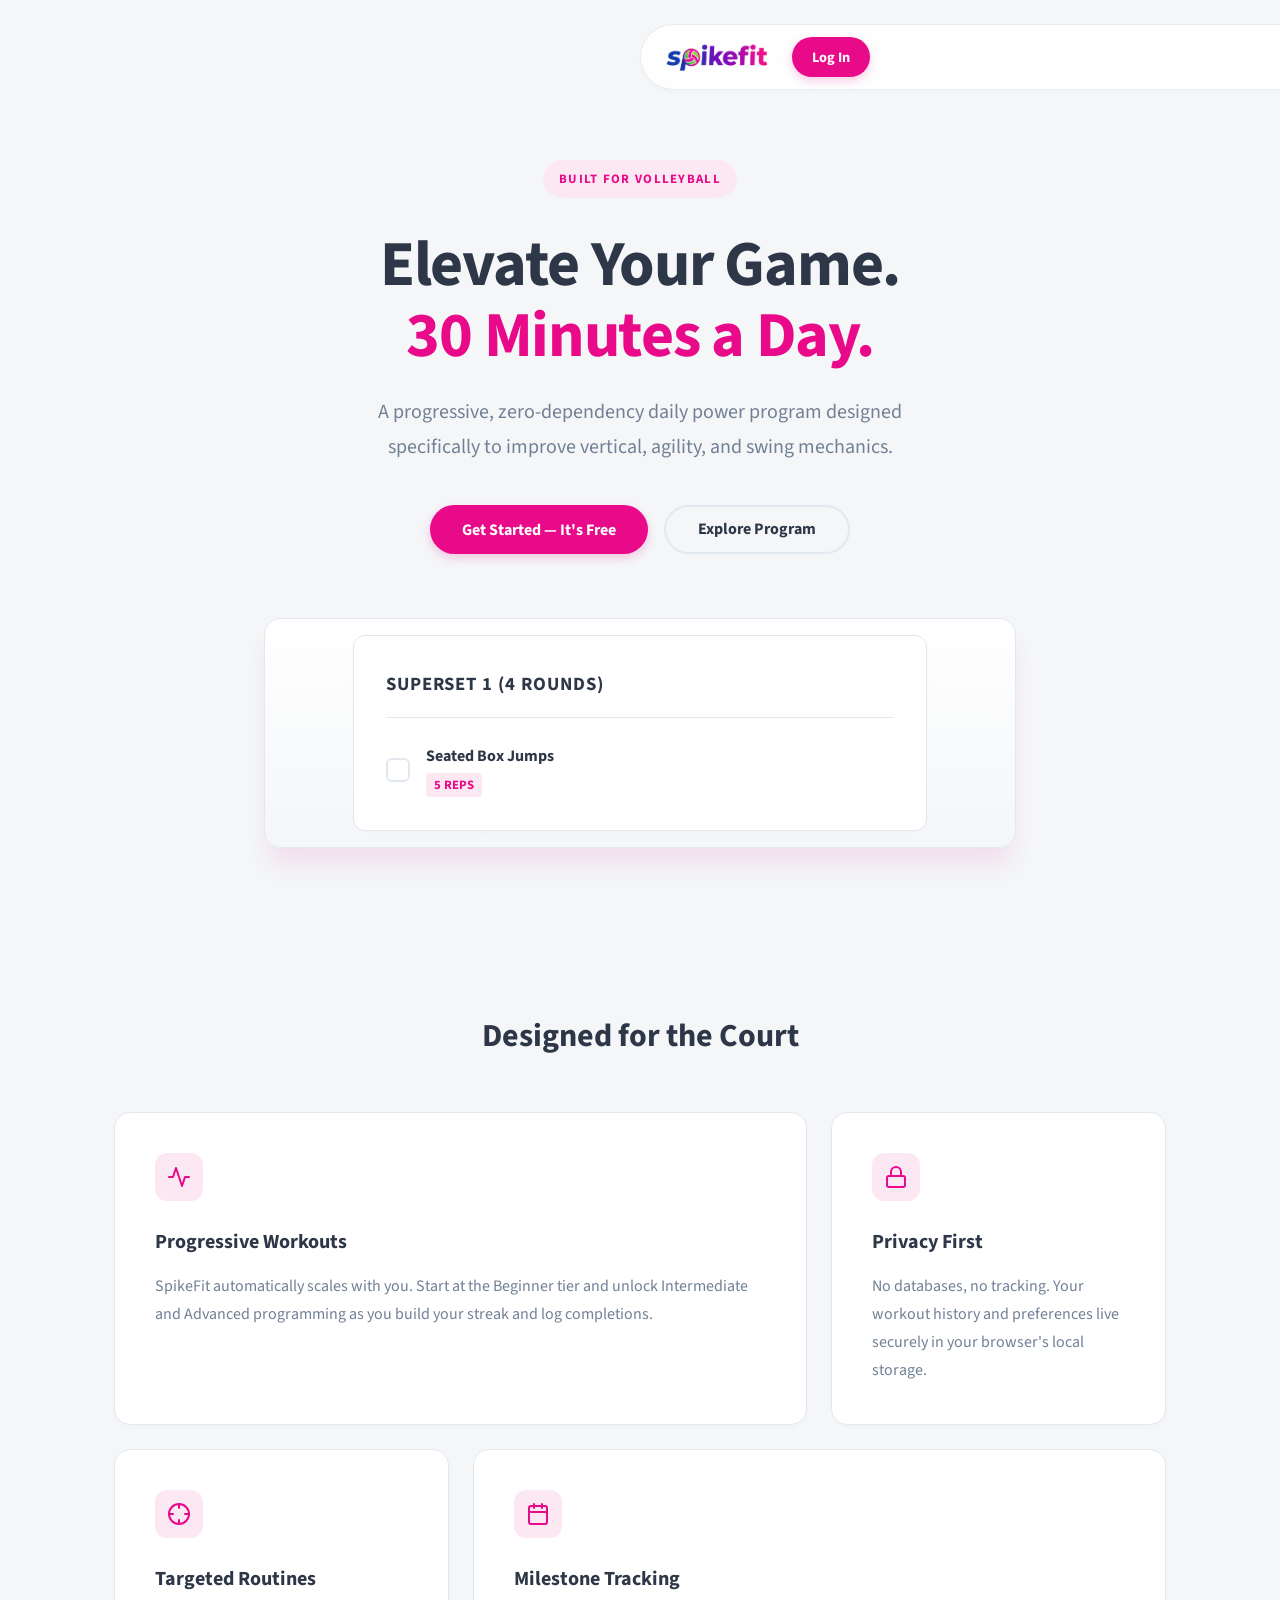
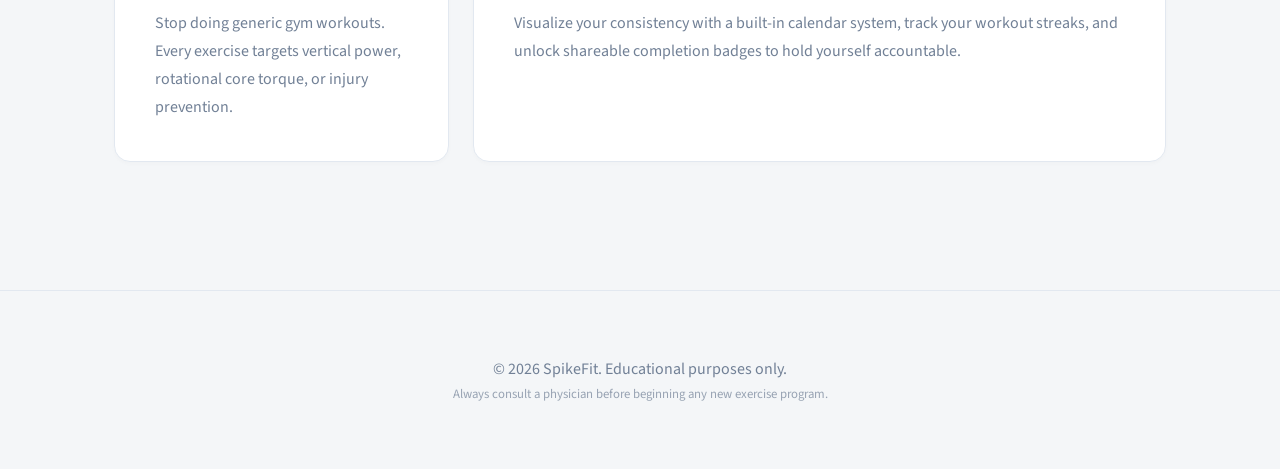
<file: index.html>
<!DOCTYPE html>
<html lang="en">
<head>
  <meta charset="UTF-8">
  <meta name="viewport" content="width=device-width, initial-scale=1.0, maximum-scale=1.0, user-scalable=no">
  <title>SpikeFit: 30-Min Workouts</title>
  <link rel="icon" type="image/png" href="favicon.png">
  <link rel="apple-touch-icon" href="favicon.png">
  <link rel="stylesheet" href="fonts/fonts.css">
  
  <!-- Modular CSS Architecture -->
  <link rel="stylesheet" href="css/base.css">
  <link rel="stylesheet" href="css/layout.css">
  <link rel="stylesheet" href="css/components/nav.css">
  <link rel="stylesheet" href="css/components/buttons.css">
  <link rel="stylesheet" href="css/components/forms.css">
  <link rel="stylesheet" href="css/components/cards.css">
  <link rel="stylesheet" href="css/components/modals.css">
  <link rel="stylesheet" href="css/components/calendar.css">
  <link rel="stylesheet" href="css/components/splash.css">
</head>
<body>

    <header class="landing-header animate-up">
        <a href="#" class="nav-logo">
            <img src="logo.png" alt="SpikeFit" onerror="this.onerror=null; this.src='https://raw.githubusercontent.com/jfrappier/spikefit/refs/heads/main/logo.png'">
        </a>
        <div class="nav-actions">
            <a href="auth.html" class="btn-primary">Log In</a>
        </div>
    </header>

    <main>
        <section class="hero">
            <div class="pill-badge animate-up delay-1">Built for Volleyball</div>
            <h1 class="animate-up delay-1">Elevate Your Game.<br><span>30 Minutes a Day.</span></h1>
            <p class="animate-up delay-2">A progressive, zero-dependency daily power program designed specifically to improve vertical, agility, and swing mechanics.</p>
            <div class="hero-ctas animate-up delay-3">
                <a href="auth.html" class="btn-primary hero-btn">Get Started — It's Free</a>
                <a href="#features" class="btn-outline hero-btn">Explore Program</a>
            </div>

            <div class="hero-preview animate-up delay-3" style="background: linear-gradient(180deg, var(--bg-panel) 0%, var(--bg-body) 100%); min-height: 200px; display: flex; align-items: center; justify-content: center; border-radius: var(--radius-lg);">
                <div style="background: white; padding: 2rem; border-radius: 12px; box-shadow: var(--shadow-sm); width: 80%; text-align: left; border: 1px solid var(--border);">
                    <div style="display: flex; justify-content: space-between; margin-bottom: 1.5rem; border-bottom: 1px solid var(--border); padding-bottom: 1rem;">
                        <h3 style="color: var(--text-main);">Superset 1 (4 Rounds)</h3>
                    </div>
                    <div style="display: flex; align-items: center; gap: 1rem;">
                        <div style="width: 24px; height: 24px; border: 2px solid var(--border); border-radius: 6px;"></div>
                        <div>
                            <strong style="color: var(--text-main); display: block;">Seated Box Jumps</strong>
                            <span style="color: var(--accent); font-size: 0.8rem; font-weight: bold; background: var(--accent-light); padding: 0.2rem 0.5rem; border-radius: 4px;">5 REPS</span>
                        </div>
                    </div>
                </div>
            </div>
        </section>

        <section id="features" class="features">
            <div class="section-header animate-up">
                <h2>Designed for the Court</h2>
            </div>
            
            <div class="bento-grid">
                
                <div class="bento-card card-large animate-up delay-1">
                    <div class="icon-wrapper">
                        <svg viewBox="0 0 24 24" fill="none" stroke="currentColor" stroke-width="2" stroke-linecap="round" stroke-linejoin="round"><polyline points="22 12 18 12 15 21 9 3 6 12 2 12"></polyline></svg>
                    </div>
                    <h3>Progressive Workouts</h3>
                    <p>SpikeFit automatically scales with you. Start at the Beginner tier and unlock Intermediate and Advanced programming as you build your streak and log completions.</p>
                </div>

                <div class="bento-card card-small animate-up delay-2">
                    <div class="icon-wrapper">
                        <svg viewBox="0 0 24 24" fill="none" stroke="currentColor" stroke-width="2" stroke-linecap="round" stroke-linejoin="round"><rect x="3" y="11" width="18" height="11" rx="2" ry="2"></rect><path d="M7 11V7a5 5 0 0 1 10 0v4"></path></svg>
                    </div>
                    <h3>Privacy First</h3>
                    <p>No databases, no tracking. Your workout history and preferences live securely in your browser's local storage.</p>
                </div>

                <div class="bento-card card-small animate-up delay-1">
                    <div class="icon-wrapper">
                        <svg viewBox="0 0 24 24" fill="none" stroke="currentColor" stroke-width="2" stroke-linecap="round" stroke-linejoin="round"><circle cx="12" cy="12" r="10"></circle><line x1="22" y1="12" x2="18" y2="12"></line><line x1="6" y1="12" x2="2" y2="12"></line><line x1="12" y1="6" x2="12" y2="2"></line><line x1="12" y1="22" x2="12" y2="18"></line></svg>
                    </div>
                    <h3>Targeted Routines</h3>
                    <p>Stop doing generic gym workouts. Every exercise targets vertical power, rotational core torque, or injury prevention.</p>
                </div>

                <div class="bento-card card-large animate-up delay-2">
                    <div class="icon-wrapper">
                        <svg viewBox="0 0 24 24" fill="none" stroke="currentColor" stroke-width="2" stroke-linecap="round" stroke-linejoin="round"><rect x="3" y="4" width="18" height="18" rx="2" ry="2"></rect><line x1="16" y1="2" x2="16" y2="6"></line><line x1="8" y1="2" x2="8" y2="6"></line><line x1="3" y1="10" x2="21" y2="10"></line></svg>
                    </div>
                    <h3>Milestone Tracking</h3>
                    <p>Visualize your consistency with a built-in calendar system, track your workout streaks, and unlock shareable completion badges to hold yourself accountable.</p>
                </div>

            </div>
        </section>
    </main>

    <footer class="landing-footer">
        <p>&copy; 2026 SpikeFit. Educational purposes only.</p>
        <p style="font-size: 0.8rem; opacity: 0.7;">Always consult a physician before beginning any new exercise program.</p>
    </footer>

    <script>
        // Smooth scroll for anchor links
        document.querySelectorAll('a[href^="#"]').forEach(anchor => {
            anchor.addEventListener('click', function (e) {
                e.preventDefault();
                document.querySelector(this.getAttribute('href')).scrollIntoView({
                    behavior: 'smooth'
                });
            });
        });
    </script>
</body>
</html>
</file>
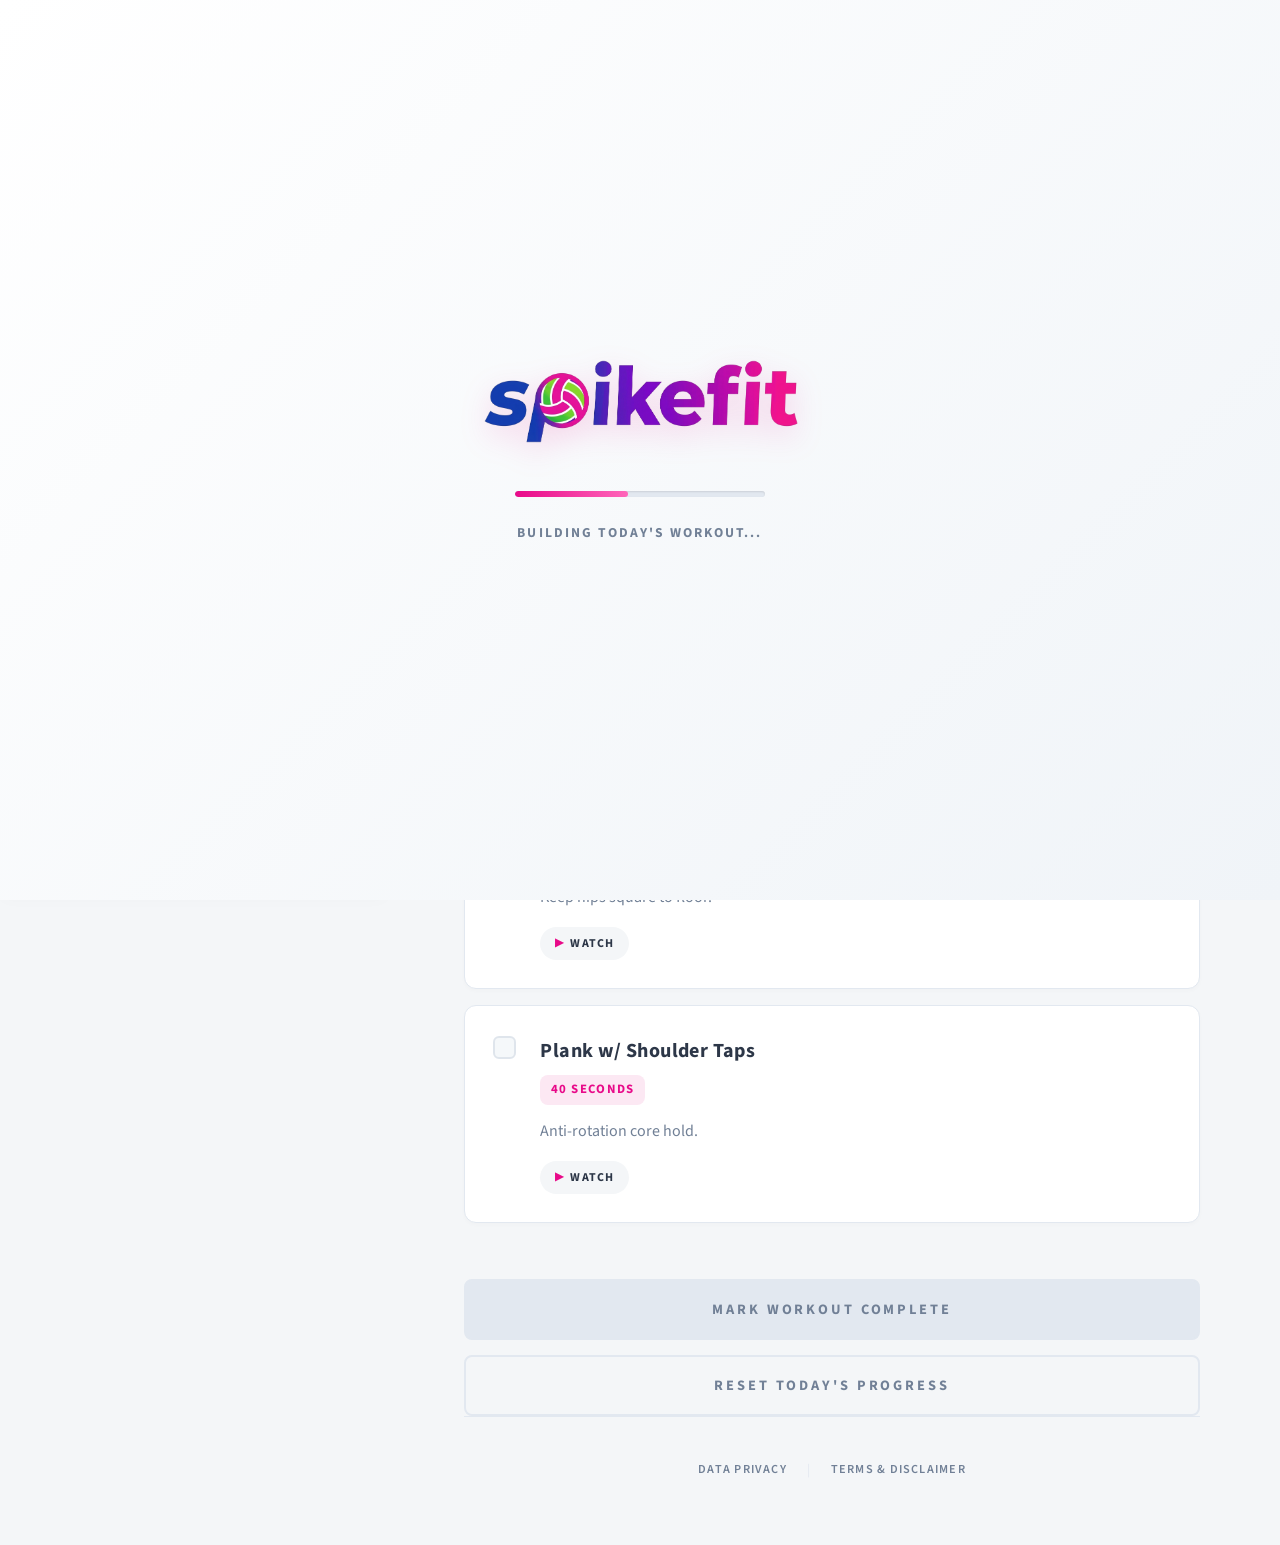
<file: app.html>
<!DOCTYPE html>
<html lang="en">
<head>
  <meta charset="UTF-8">
  <meta name="viewport" content="width=device-width, initial-scale=1.0, maximum-scale=1.0, user-scalable=no">
  <title>SpikeFit: 30-Min Workouts</title>
  <link rel="icon" type="image/png" href="favicon.png">
  <link rel="apple-touch-icon" href="favicon.png">
  <link rel="stylesheet" href="fonts/fonts.css">
  
  <!-- Modular CSS Architecture -->
  <link rel="stylesheet" href="css/base.css">
  <link rel="stylesheet" href="css/layout.css">
  <link rel="stylesheet" href="css/components/nav.css">
  <link rel="stylesheet" href="css/components/buttons.css">
  <link rel="stylesheet" href="css/components/forms.css">
  <link rel="stylesheet" href="css/components/cards.css">
  <link rel="stylesheet" href="css/components/modals.css">
  <link rel="stylesheet" href="css/components/calendar.css">
  <link rel="stylesheet" href="css/components/splash.css">
</head>
<body>

    <!-- Splash Screen -->
    <div id="splash-screen">
        <img src="logo.png" alt="SpikeFit Logo" class="splash-logo" onerror="this.onerror=null; this.src='https://raw.githubusercontent.com/jfrappier/spikefit/refs/heads/main/logo.png'">
        <div class="splash-loader-container">
            <div id="splash-progress" class="splash-loader-bar"></div>
        </div>
        <div id="splash-text" class="splash-text">Loading Local Data...</div>
    </div>

    <div id="wrapper">
        <header id="header">
            <h1><img src="logo.png" alt="SpikeFit" class="header-logo" onerror="this.onerror=null; this.src='https://raw.githubusercontent.com/jfrappier/spikefit/refs/heads/main/logo.png'"></h1>
            <p id="current-workout-title">30-Min Power Program</p>
            
            <div class="nav" id="main-nav">
                <button class="active" onclick="switchTab('daily')">
                    <svg viewBox="0 0 24 24" fill="none" stroke="currentColor" stroke-linecap="round" stroke-linejoin="round"><path d="m3 9 9-7 9 7v11a2 2 0 0 1-2 2H5a2 2 0 0 1-2-2z"></path><polyline points="9 22 9 12 15 12 15 22"></polyline></svg>
                    <span>Today</span>
                </button>
                <button onclick="switchTab('schedule')">
                    <svg viewBox="0 0 24 24" fill="none" stroke="currentColor" stroke-linecap="round" stroke-linejoin="round"><line x1="8" y1="6" x2="21" y2="6"></line><line x1="8" y1="12" x2="21" y2="12"></line><line x1="8" y1="18" x2="21" y2="18"></line><line x1="3" y1="6" x2="3.01" y2="6"></line><line x1="3" y1="12" x2="3.01" y2="12"></line><line x1="3" y1="18" x2="3.01" y2="18"></line></svg>
                    <span>Schedule</span>
                </button>
                <button onclick="switchTab('history')">
                    <svg viewBox="0 0 24 24" fill="none" stroke="currentColor" stroke-linecap="round" stroke-linejoin="round"><rect x="3" y="4" width="18" height="18" rx="2" ry="2"></rect><line x1="16" y1="2" x2="16" y2="6"></line><line x1="8" y1="2" x2="8" y2="6"></line><line x1="3" y1="10" x2="21" y2="10"></line></svg>
                    <span>Calendar</span>
                </button>
                <button onclick="openPrivacyModal()">
                    <svg viewBox="0 0 24 24" fill="none" stroke="currentColor" stroke-linecap="round" stroke-linejoin="round"><path d="M12 22s8-4 8-10V5l-8-3-8 3v7c0 6 8 10 8 10z"></path></svg>
                    <span>Privacy</span>
                </button>
            </div>
        </header>

        <main id="main">
            <div id="daily" class="container active">
                <div id="workout-controls" style="margin-bottom: 1.5em; text-align: center;">
                    <button id="btn-start-workout" class="btn-reset btn-start" onclick="startWorkout()">Start Workout</button>
                </div>
                
                <div class="progress-container" id="progress-container">
                    <div class="progress-bar" id="progress-bar"></div>
                </div>

                <div id="workout-content">
                    </div>
                <button class="btn-reset btn-complete" onclick="markWorkoutComplete()">Mark Workout Complete</button>
                <button class="btn-reset" style="margin-top: 0; color: var(--text-muted);" onclick="resetDay()">Reset Today's Progress</button>
            </div>

            <div id="schedule" class="container">
                <h2 style="font-size: 1.5em; border:none; margin-bottom: 0.5em; color: var(--text-main);">Rotating Schedule</h2>
                <p style="margin-bottom: 2em; color: var(--text-muted);">Select a day below to set it as your current active workout.</p>
                
                <div class="level-toggle">
                    <button id="btn-level-beginner" class="active" onclick="setLevel('beginner')">Beginner</button>
                    <button id="btn-level-intermediate" onclick="setLevel('intermediate')">Intermediate</button>
                    <button id="btn-level-advanced" onclick="setLevel('advanced')">Advanced</button>
                </div>

                <div id="schedule-content" style="display: grid; gap: 1em;">
                    </div>
            </div>

            <div id="history" class="container">
                <h2 style="font-size: 1.5em; border:none; margin-bottom: 0.5em; color: var(--text-main);">Workout History</h2>
                <p style="margin-bottom: 2em; color: var(--text-muted);">Track your completed workouts.</p>
                <div class="month-header">
                    <button onclick="changeMonth(-1)" id="btn-prev-month">&lt; Prev</button>
                    <h3 id="month-year-display" style="margin:0; border:none; padding:0; letter-spacing: 0.1em; text-transform: uppercase;"></h3>
                    <button onclick="changeMonth(1)" id="btn-next-month">Next &gt;</button>
                </div>
                <div class="month-grid" id="month-grid-content">
                    </div>
            </div>

            <!-- Global Footer inside Main Panel -->
            <footer id="site-footer">
                <div class="footer-links">
                    <a href="#" onclick="event.preventDefault(); openPrivacyModal();">Data Privacy</a>
                    <span class="separator">|</span>
                    <a href="#" onclick="event.preventDefault(); openDisclaimerModal();">Terms & Disclaimer</a>
                </div>
            </footer>
        </main>
    </div>

    <!-- Modals -->
    <div id="badge-modal" class="modal-overlay">
        <div class="modal-content">
            <svg class="badge-svg" viewBox="0 0 100 100" xmlns="http://www.w3.org/2000/svg">
                <circle cx="50" cy="50" r="45" fill="#e80a89" />
                <path d="M30 45 L45 60 L75 30" stroke="white" stroke-width="8" fill="none" stroke-linecap="round" stroke-linejoin="round"/>
                <text x="50" y="82" font-family="'Source Sans 3', sans-serif" font-size="12" fill="white" font-weight="700" letter-spacing="1" text-anchor="middle">SPIKEFIT</text>
            </svg>
            <h2>Workout Complete!</h2>
            <p style="margin-bottom: 1.5em; color: var(--text-muted);">Great job crushing today's session.</p>
            
            <div class="badge-details">
                <p id="badge-date-text"></p>
                <p id="badge-time-text"></p>
            </div>

            <button id="btn-share-badge" class="btn-reset btn-share" onclick="shareBadge()">Share Workout</button>
            <button class="btn-reset btn-close-modal" onclick="closeBadgeModal()">Close</button>
        </div>
    </div>

    <div id="disclaimer-modal" class="modal-overlay">
        <div class="modal-content">
            <h2>Medical Disclaimer & Terms of Use</h2>
            <p class="scroll-note">Please scroll to the bottom to read and agree.</p>
            <div class="disclaimer-text-scroll">
                <p class="strong-disclaimer">Please read carefully before proceeding.</p>
                <p>The exercises, workouts, and information provided on this page are for <strong>educational and example purposes only</strong>. They are not intended as a substitute for professional medical advice, diagnosis, or treatment.</p>
                <p><strong>Always consult with a qualified healthcare provider or physician</strong> before beginning any new exercise program or fitness regimen. You should be in good physical condition and be able to participate safely in the exercises.</p>
                <p>By using this application, you understand and agree that there is an inherent risk of injury associated with participating in any physical activity. You assume all risks and voluntarily choose to participate at your own free will.</p>
                <p>The creator(s), host(s), and authors of this page explicitly disclaim any liability, loss, or risk, personal or otherwise, which is incurred as a consequence, directly or indirectly, of the use and application of any of the contents herein. <strong>You agree to indemnify and hold harmless the creator(s) from any and all claims, demands, or causes of action arising out of your use of this site.</strong></p>
            </div>
            <button class="btn-agree" onclick="acceptDisclaimer()">I Understand and Agree</button>
        </div>
    </div>

    <div id="privacy-modal" class="modal-overlay">
        <div class="modal-content" style="max-width: 600px; text-align: left;">
            <h2 style="text-align: center; color: var(--accent); margin-bottom: 1em; font-size: 1.5em;">Data Privacy Policy</h2>
            <p style="font-size: 0.9em; margin-bottom: 1em; color: var(--text-main); line-height: 1.6;"><strong>1. Local Storage Only:</strong> SpikeFit operates entirely within your web browser. All workout data, completion dates, and preferences are stored exclusively in your device's Local Storage. The author does not collect, transmit, track, or store any of your personal information, health data, or location data.</p>
            <p style="font-size: 0.9em; margin-bottom: 1em; color: var(--text-main); line-height: 1.6;"><strong>2. Third-Party Hosting:</strong> This application is hosted via GitHub Pages and Cloudflare. While the application itself does not track you, GitHub and Cloudflare may collect standard web server logs (including IP addresses, browser types, and referring pages) as part of their standard hosting infrastructure. Please review <a href="https://docs.github.com/en/site-policy/privacy-policies/github-general-privacy-statement" target="_blank" style="color:var(--accent);">GitHub</a> and <a href="https://www.cloudflare.com/privacypolicy/" target="_blank" style="color:var(--accent);">Cloudflare's</a> privacy policy for more details.</p>
            <p style="font-size: 0.9em; margin-bottom: 1em; color: var(--text-main); line-height: 1.6;"><strong>3. GDPR, CCPA, & Compliance:</strong> Because we do not collect, process, sell, or control your personal data or Personally Identifiable Information (PII), we inherently align with data minimization principles. You retain 100% control over your data. To permanently delete all your data, simply clear your browser's local storage or cache.</p>
            <button class="btn-reset btn-close-modal" style="margin-top: 1.5em;" onclick="closePrivacyModal()">Close Privacy Policy</button>
        </div>
    </div>

    <!-- Toast Notification -->
    <div id="app-toast" class="toast-container">
        <div class="toast-icon" id="toast-icon">🥤</div>
        <div class="toast-content">
            <div class="toast-title" id="toast-title">Time to Refuel!</div>
            <div class="toast-text" id="toast-text">Don't forget to grab a protein shake or a healthy snack for recovery.</div>
        </div>
        <button class="toast-close" onclick="closeToast()">&times;</button>
    </div>

    <script>
        // --- Workout Database ---
        const workouts = {
            'A': {
                name: 'Workout A: Vertical Power',
                blocks: [
                    {
                        title: 'Superset 1 (4 Rounds - Rest 60-90s)',
                        exercises: [
                            { id: 'a1', name: 'Seated Box Jumps', reps: '5 reps', notes: 'Explode up, jump down, land on two feet.', video: 'Seated Box Jumps' },
                            { id: 'a2', name: 'Pogo Jumps', reps: '15 seconds', notes: 'Max ankle stiffness.', video: 'Pogo Jumps exercise' }
                        ]
                    },
                    {
                        title: 'Superset 2 (3 Rounds - Rest 60s)',
                        exercises: [
                            { id: 'a3', name: 'DB Reverse Lunges', reps: '8 reps / leg', notes: 'Drive through front heel.', video: 'Dumbbell Reverse Lunges' },
                            { id: 'a4', name: 'Dead Bugs', reps: '10 reps / side', notes: 'Lower back glued to floor.', video: 'Dead Bug exercise' }
                        ]
                    }
                ]
            },
            'A2': {
                name: 'Workout A: Vertical Power (Intermediate)',
                blocks: [
                    {
                        title: 'Superset 1 (4 Rounds - Rest 60-90s)',
                        exercises: [
                            { id: 'a2-1', name: 'Seated Box Jumps', reps: '5 reps', notes: 'Explode up, jump down, land on two feet.', video: 'Seated Box Jumps' },
                            { id: 'a2-2', name: 'Pogo Jumps', reps: '20 seconds', notes: 'Max ankle stiffness and height.', video: 'Pogo Jumps exercise' },
                            { id: 'a2-3', name: 'Broad Jumps', reps: '5 reps', notes: 'Explode forward, stick the landing.', video: 'Broad Jumps' }
                        ]
                    },
                    {
                        title: 'Superset 2 (3 Rounds - Rest 60s)',
                        exercises: [
                            { id: 'a2-4', name: 'DB Reverse Lunges', reps: '10 reps / leg', notes: 'Drive through front heel.', video: 'Dumbbell Reverse Lunges' },
                            { id: 'a2-5', name: 'Dead Bugs', reps: '12 reps / side', notes: 'Lower back glued to floor.', video: 'Dead Bug exercise' },
                            { id: 'a2-6', name: 'DB Romanian Deadlifts', reps: '10 reps', notes: 'Hinge at the hips, slight knee bend.', video: 'Dumbbell RDL' }
                        ]
                    }
                ]
            },
            'B': {
                name: 'Workout B: Upper Body Armor',
                blocks: [
                    {
                        title: 'Superset 1 (4 Rounds - Rest 60-90s)',
                        exercises: [
                            { id: 'b1', name: 'DB Push Press', reps: '8 reps', notes: 'Slight knee dip to drive up.', video: 'Dumbbell Push Press' },
                            { id: 'b2', name: 'Pull-Ups or DB Rows', reps: '8-10 reps', notes: 'Squeeze back at the top.', video: 'Dumbbell Rows' }
                        ]
                    },
                    {
                        title: 'Superset 2 (3 Rounds - Rest 60s)',
                        exercises: [
                            { id: 'b3', name: 'DB Scaption (Y-Raises)', reps: '10 reps', notes: '45-deg angle, thumbs up.', video: 'Dumbbell Scaption' },
                            { id: 'b4', name: 'Weighted Russian Twists', reps: '15 reps / side', notes: 'Rotate torso, not just arms.', video: 'Weighted Russian Twists' }
                        ]
                    }
                ]
            },
            'B2': {
                name: 'Workout B: Upper Body Armor (Intermediate)',
                blocks: [
                    {
                        title: 'Superset 1 (4 Rounds - Rest 60-90s)',
                        exercises: [
                            { id: 'b2-1', name: 'DB Push Press', reps: '10 reps', notes: 'Slight knee dip to drive up.', video: 'Dumbbell Push Press' },
                            { id: 'b2-2', name: 'Pull-Ups or DB Rows', reps: '10-12 reps', notes: 'Squeeze back at the top.', video: 'Dumbbell Rows' },
                            { id: 'b2-3', name: 'Push-Ups', reps: 'Max Reps', notes: 'Strict form, stop 1 rep shy of failure.', video: 'Perfect Pushup' }
                        ]
                    },
                    {
                        title: 'Superset 2 (3 Rounds - Rest 60s)',
                        exercises: [
                            { id: 'b2-4', name: 'DB Scaption (Y-Raises)', reps: '12 reps', notes: '45-deg angle, thumbs up.', video: 'Dumbbell Scaption' },
                            { id: 'b2-5', name: 'Weighted Russian Twists', reps: '20 reps / side', notes: 'Rotate torso, not just arms.', video: 'Weighted Russian Twists' },
                            { id: 'b2-6', name: 'Superman Holds', reps: '15 reps', notes: 'Squeeze glutes and back, hold 1s at top.', video: 'Superman Exercise' }
                        ]
                    }
                ]
            },
            'C': {
                name: 'Workout C: Defense Agility',
                blocks: [
                    {
                        title: 'Superset 1 (4 Rounds - Rest 60-90s)',
                        exercises: [
                            { id: 'c1', name: 'Single-Arm DB Snatches', reps: '6 reps / arm', notes: 'Power from the hips.', video: 'Single-Arm Dumbbell Snatch' },
                            { id: 'c2', name: 'Lateral Lunges', reps: '8 reps / leg', notes: 'Push hips back.', video: 'Lateral Lunges' }
                        ]
                    },
                    {
                        title: 'Superset 2 (3 Rounds - Rest 60s)',
                        exercises: [
                            { id: 'c3', name: 'Push-Up to Renegade Row', reps: '8 reps / arm', notes: 'Keep hips square to floor.', video: 'Push-Up to Renegade Row' },
                            { id: 'c4', name: 'Plank w/ Shoulder Taps', reps: '40 seconds', notes: 'Anti-rotation core hold.', video: 'Plank with Shoulder Taps' }
                        ]
                    }
                ],
            },
            'C2': {
                name: 'Workout C: Defense Agility (Intermediate)',
                blocks: [
                    {
                        title: 'Superset 1 (4 Rounds - Rest 60-90s)',
                        exercises: [
                            { id: 'c2-1', name: 'Single-Arm DB Snatches', reps: '8 reps / arm', notes: 'Power from the hips.', video: 'Single-Arm Dumbbell Snatch' },
                            { id: 'c2-2', name: 'Lateral Lunges', reps: '10 reps / leg', notes: 'Push hips back.', video: 'Lateral Lunges' },
                            { id: 'c2-3', name: 'Skater Jumps', reps: '10 reps / side', notes: 'Explosive lateral push off outside leg.', video: 'Skater Jumps' }
                        ]
                    },
                    {
                        title: 'Superset 2 (3 Rounds - Rest 60s)',
                        exercises: [
                            { id: 'c2-4', name: 'Push-Up to Renegade Row', reps: '8 reps / arm', notes: 'Keep hips square to floor.', video: 'Push-Up to Renegade Row' },
                            { id: 'c2-5', name: 'Plank w/ Shoulder Taps', reps: '45 seconds', notes: 'Anti-rotation core hold.', video: 'Plank with Shoulder Taps' },
                            { id: 'c2-6', name: 'Mountain Climbers', reps: '30 seconds', notes: 'Fast pace, keep hips level.', video: 'Mountain Climbers' }
                        ]
                    }
                ],
            },
            'D': {
                name: 'Workout D: Core & Swing Mechanics',
                blocks: [
                    {
                        title: 'Volleyball Core (3 Rounds - Rest 45s)',
                        exercises: [
                            { id: 'd1', name: 'Hollow Body Hold', reps: '30 seconds', notes: 'Mimics pre-swing mid-air tension. Press lower back into floor.', video: 'Hollow Body Hold' },
                            { id: 'd2', name: 'Seated Rotational Twists', reps: '15 reps / side', notes: 'Focus on torso rotation to simulate arm swing torque.', video: 'Russian Twists' },
                            { id: 'd3', name: 'Bird-Dog', reps: '10 reps / side', notes: 'Slow and controlled. Builds back and core stability.', video: 'Bird Dog Exercise' }
                        ]
                    },
                    {
                        title: 'Swing Mechanics (Focus on Form - Rest as needed)',
                        exercises: [
                            { id: 'd4', name: 'Half-Kneeling Swings (Left Knee Up)', reps: '20 reps', notes: 'Left knee bent, right knee on floor. Focus on elbow draw and torque.', video: 'Swing Mechanics', url: 'https://www.youtube.com/watch?v=X2TLr7aLors' },
                            { id: 'd5', name: 'Half-Kneeling Swings (Right Knee Up)', reps: '20 reps', notes: 'Right knee bent, left knee on floor. Maintain high elbow.', video: 'Swing Mechanics', url: 'https://www.youtube.com/watch?v=X2TLr7aLors' },
                            { id: 'd6', name: 'Tall Kneeling Swings', reps: '20 reps', notes: 'Both knees on floor. Engage core to snap through the swing.', video: 'Swing Mechanics', url: 'https://www.youtube.com/watch?v=X2TLr7aLors' }
                        ]
                    }
                ]
            },
            'D2': {
                name: 'Workout D: Core & Swing Mechanics (Intermediate)',
                blocks: [
                    {
                        title: 'Volleyball Core (3 Rounds - Rest 45s)',
                        exercises: [
                            { id: 'd2-1', name: 'Hollow Body Hold', reps: '45 seconds', notes: 'Mimics pre-swing mid-air tension. Press lower back into floor.', video: 'Hollow Body Hold' },
                            { id: 'd2-2', name: 'Seated Rotational Twists', reps: '20 reps / side', notes: 'Focus on torso rotation to simulate arm swing torque.', video: 'Russian Twists' },
                            { id: 'd2-3', name: 'Bird-Dog', reps: '12 reps / side', notes: 'Slow and controlled. Builds back and core stability.', video: 'Bird Dog Exercise' },
                            { id: 'd2-4', name: 'Side Plank', reps: '30 seconds / side', notes: 'Keep body in a straight line, push floor away.', video: 'Side Plank' }
                        ]
                    },
                    {
                        title: 'Swing Mechanics (Focus on Form - Rest as needed)',
                        exercises: [
                            { id: 'd2-5', name: 'Half-Kneeling Swings (Left Knee Up)', reps: '25 reps', notes: 'Left knee bent, right knee on floor. Focus on elbow draw and torque.', video: 'Swing Mechanics', url: 'https://www.youtube.com/watch?v=X2TLr7aLors' },
                            { id: 'd2-6', name: 'Half-Kneeling Swings (Right Knee Up)', reps: '25 reps', notes: 'Right knee bent, left knee on floor. Maintain high elbow.', video: 'Swing Mechanics', url: 'https://www.youtube.com/watch?v=X2TLr7aLors' },
                            { id: 'd2-7', name: 'Tall Kneeling Swings', reps: '25 reps', notes: 'Both knees on floor. Engage core to snap through the swing.', video: 'Swing Mechanics', url: 'https://www.youtube.com/watch?v=X2TLr7aLors' },
                            { id: 'd2-8', name: 'Standing Arm Swings', reps: '20 reps', notes: 'Full standing swing mechanics, focus on quick torque.', video: 'Volleyball Arm Swing Mechanics' },
                            { id: 'd2-9', name: 'Approach Jumps w/ 2-Foot Landing', reps: '10 reps', notes: 'Full approach jump. Prioritize landing softly on BOTH feet simultaneously to absorb impact.', video: 'Volleyball 2-Foot Landing', url: 'https://www.tiktok.com/@elevateyourselfofficial/video/7112060380637056299' }
                        ]
                    }
                ]
            },
            'A3': {
                name: 'Workout A: Vertical Power (Advanced)',
                blocks: [
                    {
                        title: 'Superset 1 (4 Rounds - Rest 60-90s)',
                        exercises: [
                            { id: 'a3-1', name: 'Seated Box Jumps', reps: '6 reps', notes: 'Explode up, jump down, land on two feet.', video: 'Seated Box Jumps' },
                            { id: 'a3-2', name: 'Pogo Jumps', reps: '30 seconds', notes: 'Max ankle stiffness and height.', video: 'Pogo Jumps exercise' },
                            { id: 'a3-3', name: 'Broad Jumps', reps: '6 reps', notes: 'Explode forward, stick the landing.', video: 'Broad Jumps' }
                        ]
                    },
                    {
                        title: 'Superset 2 (3 Rounds - Rest 60s)',
                        exercises: [
                            { id: 'a3-4', name: 'DB Reverse Lunges', reps: '12 reps / leg', notes: 'Drive through front heel.', video: 'Dumbbell Reverse Lunges' },
                            { id: 'a3-5', name: 'Dead Bugs', reps: '15 reps / side', notes: 'Lower back glued to floor.', video: 'Dead Bug exercise' },
                            { id: 'a3-6', name: 'DB Romanian Deadlifts', reps: '12 reps', notes: 'Hinge at the hips, slight knee bend.', video: 'Dumbbell RDL' }
                        ]
                    },
                    {
                        title: 'Superset 3 (3 Rounds - Rest 60s)',
                        exercises: [
                            { id: 'a3-7', name: 'Bulgarian Split Squats', reps: '8 reps / leg', notes: 'Keep chest up, drop back knee down.', video: 'Bulgarian Split Squat' },
                            { id: 'a3-8', name: 'Depth Drops', reps: '5 reps', notes: 'Step off low box, stick landing instantly.', video: 'Depth Drop' },
                            { id: 'a3-9', name: 'Calf Raises', reps: '20 reps', notes: 'Full extension, slow negative.', video: 'Standing Calf Raise' }
                        ]
                    }
                ]
            },
            'B3': {
                name: 'Workout B: Upper Body Armor (Advanced)',
                blocks: [
                    {
                        title: 'Superset 1 (4 Rounds - Rest 60-90s)',
                        exercises: [
                            { id: 'b3-1', name: 'DB Push Press', reps: '12 reps', notes: 'Slight knee dip to drive up.', video: 'Dumbbell Push Press' },
                            { id: 'b3-2', name: 'Pull-Ups or DB Rows', reps: '12-15 reps', notes: 'Squeeze back at the top.', video: 'Dumbbell Rows' },
                            { id: 'b3-3', name: 'Push-Ups', reps: 'Max Reps', notes: 'Strict form, stop 1 rep shy of failure.', video: 'Perfect Pushup' }
                        ]
                    },
                    {
                        title: 'Superset 2 (3 Rounds - Rest 60s)',
                        exercises: [
                            { id: 'b3-4', name: 'DB Scaption (Y-Raises)', reps: '15 reps', notes: '45-deg angle, thumbs up.', video: 'Dumbbell Scaption' },
                            { id: 'b3-5', name: 'Weighted Russian Twists', reps: '25 reps / side', notes: 'Rotate torso, not just arms.', video: 'Weighted Russian Twists' },
                            { id: 'b3-6', name: 'Superman Holds', reps: '20 reps', notes: 'Squeeze glutes and back, hold 1s at top.', video: 'Superman Exercise' }
                        ]
                    },
                    {
                        title: 'Superset 3 (3 Rounds - Rest 60s)',
                        exercises: [
                            { id: 'b3-7', name: 'Pike Push-Ups', reps: '10 reps', notes: 'Hips high, focus on shoulders.', video: 'Pike Pushup' },
                            { id: 'b3-8', name: 'DB Lateral Raises', reps: '12 reps', notes: 'Slight bend in elbows, control down.', video: 'Dumbbell Lateral Raise' },
                            { id: 'b3-9', name: 'Plank to Down-Dog', reps: '10 reps', notes: 'Flow smoothly, stretch shoulders.', video: 'Plank to Downward Dog' }
                        ]
                    }
                ]
            },
            'C3': {
                name: 'Workout C: Defense Agility (Advanced)',
                blocks: [
                    {
                        title: 'Superset 1 (4 Rounds - Rest 60-90s)',
                        exercises: [
                            { id: 'c3-1', name: 'Single-Arm DB Snatches', reps: '8 reps / arm', notes: 'Power from the hips.', video: 'Single-Arm Dumbbell Snatch' },
                            { id: 'c3-2', name: 'Lateral Lunges', reps: '12 reps / leg', notes: 'Push hips back.', video: 'Lateral Lunges' },
                            { id: 'c3-3', name: 'Skater Jumps', reps: '12 reps / side', notes: 'Explosive lateral push off outside leg.', video: 'Skater Jumps' }
                        ]
                    },
                    {
                        title: 'Superset 2 (3 Rounds - Rest 60s)',
                        exercises: [
                            { id: 'c3-4', name: 'Push-Up to Renegade Row', reps: '10 reps / arm', notes: 'Keep hips square to floor.', video: 'Push-Up to Renegade Row' },
                            { id: 'c3-5', name: 'Plank w/ Shoulder Taps', reps: '60 seconds', notes: 'Anti-rotation core hold.', video: 'Plank with Shoulder Taps' },
                            { id: 'c3-6', name: 'Mountain Climbers', reps: '40 seconds', notes: 'Fast pace, keep hips level.', video: 'Mountain Climbers' }
                        ]
                    },
                    {
                        title: 'Superset 3 (3 Rounds - Rest 60s)',
                        exercises: [
                            { id: 'c3-7', name: 'Lateral Bounds', reps: '8 reps / side', notes: 'Jump sideways off one leg, stick landing.', video: 'Lateral Bounds' },
                            { id: 'c3-8', name: 'Bear Crawls', reps: '30 seconds', notes: 'Keep knees hovering just off floor.', video: 'Bear Crawl' },
                            { id: 'c3-9', name: 'High Knees', reps: '30 seconds', notes: 'Pump arms, drive knees up fast.', video: 'High Knees' }
                        ]
                    }
                ],
            },
            'D3': {
                name: 'Workout D: Core & Swing Mechanics (Advanced)',
                blocks: [
                    {
                        title: 'Superset 1: Volleyball Core (3 Rounds - Rest 45s)',
                        exercises: [
                            { id: 'd3-1', name: 'Hollow Body Hold', reps: '60 seconds', notes: 'Mimics pre-swing mid-air tension. Press lower back into floor.', video: 'Hollow Body Hold' },
                            { id: 'd3-2', name: 'Seated Rotational Twists', reps: '25 reps / side', notes: 'Focus on torso rotation to simulate arm swing torque.', video: 'Russian Twists' },
                            { id: 'd3-3', name: 'Bird-Dog', reps: '15 reps / side', notes: 'Slow and controlled. Builds back and core stability.', video: 'Bird Dog Exercise' }
                        ]
                    },
                    {
                        title: 'Superset 2: Swing Mechanics (3 Rounds - Rest as needed)',
                        exercises: [
                            { id: 'd3-4', name: 'Half-Kneeling Swings (Left Knee Up)', reps: '30 reps', notes: 'Left knee bent, right knee on floor. Focus on elbow draw and torque.', video: 'Swing Mechanics', url: 'https://www.youtube.com/watch?v=X2TLr7aLors' },
                            { id: 'd3-5', name: 'Half-Kneeling Swings (Right Knee Up)', reps: '30 reps', notes: 'Right knee bent, left knee on floor. Maintain high elbow.', video: 'Swing Mechanics', url: 'https://www.youtube.com/watch?v=X2TLr7aLors' },
                            { id: 'd3-6', name: 'Tall Kneeling Swings', reps: '30 reps', notes: 'Both knees on floor. Engage core to snap through the swing.', video: 'Swing Mechanics', url: 'https://www.youtube.com/watch?v=X2TLr7aLors' }
                        ]
                    },
                    {
                        title: 'Superset 3: Dynamic Approach (3 Rounds - Rest 60s)',
                        exercises: [
                            { id: 'd3-7', name: 'Standing Arm Swings', reps: '25 reps', notes: 'Full standing swing mechanics, focus on quick torque.', video: 'Volleyball Arm Swing Mechanics' },
                            { id: 'd3-8', name: 'Approach Jump Footwork', reps: '10 reps', notes: 'Focus on explosive last two steps (penultimate step).', video: 'Volleyball Approach Footwork' },
                            { id: 'd3-9', name: 'V-Ups or Med Ball Slams', reps: '15 reps', notes: 'Explosive core flexion.', video: 'V-Ups Exercise' },
                            { id: 'd3-10', name: 'Max Approach Jumps w/ 2-Foot Landing', reps: '10 reps', notes: 'Full max approach. Prioritize landing softly on BOTH feet simultaneously to absorb impact.', video: 'Volleyball 2-Foot Landing', url: 'https://www.tiktok.com/@elevateyourselfofficial/video/7112060380637056299' }
                        ]
                    }
                ]
            }
        };

        const schedule = [
            { day: 'Monday', workout: 'A' },
            { day: 'Tuesday', workout: 'D' }, 
            { day: 'Wednesday', workout: 'B' },
            { day: 'Thursday', workout: 'D' }, 
            { day: 'Friday', workout: 'C' },
            { day: 'Saturday', workout: 'A' },
            { day: 'Sunday', workout: 'Rest/Run' }
        ];

        // State Management
        let currentDayIndex = (new Date().getDay() + 6) % 7; 
        let completedExercises = JSON.parse(localStorage.getItem('completedExercises')) || {};
        let completedDates = JSON.parse(localStorage.getItem('completedDates')) || {};
        let historyCalDate = new Date();
        let activeWorkoutStart = localStorage.getItem('activeWorkoutStart') || null;
        
        let workoutLevel = localStorage.getItem('workoutLevel') || 'beginner';
        let manualLevelOverride = localStorage.getItem('manualLevelOverride') === 'true';

        function getWorkoutKey(baseKey) {
            if (baseKey === 'Rest/Run') return baseKey;
            if (workoutLevel === 'advanced') return baseKey + '3';
            if (workoutLevel === 'intermediate') return baseKey + '2';
            return baseKey;
        }

        function saveState() {
            localStorage.setItem('completedExercises', JSON.stringify(completedExercises));
            localStorage.setItem('completedDates', JSON.stringify(completedDates));
        }

        // Logic Functions
        function switchTab(tabId) {
            document.querySelectorAll('.container').forEach(c => c.classList.remove('active'));
            document.querySelectorAll('.nav button').forEach(b => b.classList.remove('active'));
            document.getElementById(tabId).classList.add('active');
            event.currentTarget.classList.add('active');
            
            if(window.innerWidth <= 980) {
                window.scrollTo({ top: document.getElementById('main').offsetTop - 20, behavior: 'smooth' });
            }
        }

        function toggleExercise(id, cardElement) {
            if (!activeWorkoutStart) {
                return; // Prevent interactions if workout hasn't started
            }

            completedExercises[id] = !completedExercises[id];
            saveState();
            if(completedExercises[id]) {
                cardElement.classList.add('completed');
                cardElement.querySelector('input').checked = true;
                checkAndMarkComplete();
            } else {
                cardElement.classList.remove('completed');
                cardElement.querySelector('input').checked = false;
            }
            updateProgressBar();
        }

        function updateProgressBar() {
            const baseWorkoutKey = schedule[currentDayIndex].workout;
            const workoutKey = getWorkoutKey(baseWorkoutKey);
            const workout = workouts[workoutKey];
            
            if (!workout || !activeWorkoutStart) {
                document.getElementById('progress-container').style.display = 'none';
                return;
            }
            
            document.getElementById('progress-container').style.display = 'block';
            let totalEx = 0;
            let checkedEx = 0;
            
            workout.blocks.forEach(block => {
                block.exercises.forEach(ex => {
                    totalEx++;
                    if (completedExercises[ex.id]) checkedEx++;
                });
            });
            
            const pct = totalEx === 0 ? 0 : Math.round((checkedEx / totalEx) * 100);
            document.getElementById('progress-bar').style.width = pct + '%';
        }

        function checkAndMarkComplete() {
            const baseWorkoutKey = schedule[currentDayIndex].workout;
            const workoutKey = getWorkoutKey(baseWorkoutKey);
            const workout = workouts[workoutKey];
            if (!workout) return;

            let allChecked = true;
            for (const block of workout.blocks) {
                for (const ex of block.exercises) {
                    if (!completedExercises[ex.id]) {
                        allChecked = false;
                        break;
                    }
                }
                if (!allChecked) break;
            }
            if (allChecked) markWorkoutComplete();
        }

        function resetDay() {
            if(confirm('Clear all checks for today?')) {
                const baseWorkoutKey = schedule[currentDayIndex].workout;
                const workoutKey = getWorkoutKey(baseWorkoutKey);
                const currentWorkout = workouts[workoutKey];
                
                if(currentWorkout) {
                    currentWorkout.blocks.forEach(block => {
                        block.exercises.forEach(ex => {
                            completedExercises[ex.id] = false;
                        });
                    });
                }
                activeWorkoutStart = null;
                localStorage.removeItem('activeWorkoutStart');
                saveState();
                renderDaily();
            }
        }

        function setWorkoutDay(index) {
            currentDayIndex = index;
            saveState();
            renderDaily();
            renderSchedule();
            
            document.querySelectorAll('.container').forEach(c => c.classList.remove('active'));
            document.querySelectorAll('.nav button').forEach(b => b.classList.remove('active'));
            document.getElementById('daily').classList.add('active');
            document.querySelectorAll('.nav button')[0].classList.add('active');

            if(window.innerWidth <= 980) {
                window.scrollTo({ top: document.getElementById('main').offsetTop - 20, behavior: 'smooth' });
            }
        }

        function startWorkout() {
            if (!activeWorkoutStart) {
                activeWorkoutStart = new Date().toISOString();
                localStorage.setItem('activeWorkoutStart', activeWorkoutStart);
                renderDaily(); // Re-render to enable everything
            }
        }

        function updateWorkoutStatus() {
            const controlsDiv = document.getElementById('workout-controls');
            const startBtn = document.getElementById('btn-start-workout');
            const completeBtn = document.querySelector('.btn-complete');

            const baseWorkoutKey = schedule[currentDayIndex].workout;
            const workoutKey = getWorkoutKey(baseWorkoutKey);
            const workout = workouts[workoutKey];

            if (!workout) {
                if(controlsDiv) controlsDiv.style.display = 'none';
                if(completeBtn) completeBtn.style.display = 'none';
                return;
            } else {
                if(controlsDiv) controlsDiv.style.display = 'block';
                if(completeBtn) completeBtn.style.display = 'block';
            }

            if (activeWorkoutStart) {
                const startTime = new Date(activeWorkoutStart).toLocaleTimeString([], {hour: '2-digit', minute:'2-digit'});
                startBtn.innerText = `Workout started at ${startTime}`;
                startBtn.classList.add('started');
                startBtn.disabled = true;
                if (completeBtn) completeBtn.disabled = false;
            } else {
                startBtn.innerText = 'Start Workout';
                startBtn.classList.remove('started');
                startBtn.disabled = false;
                if (completeBtn) completeBtn.disabled = true;
            }
        }

        function markWorkoutComplete() {
            const today = new Date();
            const year = today.getFullYear();
            const month = String(today.getMonth() + 1).padStart(2, '0');
            const day = String(today.getDate()).padStart(2, '0');
            const dateStr = `${year}-${month}-${day}`;

            const displayDate = today.toLocaleDateString(undefined, { weekday: 'short', month: 'short', day: 'numeric' });
            let startTimeStr = "N/A";
            let endTimeStr = today.toLocaleTimeString([], {hour: '2-digit', minute:'2-digit'});
            let durationText = "";
            let mins = 0;

            if (activeWorkoutStart) {
                const start = new Date(activeWorkoutStart);
                startTimeStr = start.toLocaleTimeString([], {hour: '2-digit', minute:'2-digit'});
                const durationMs = today - start;
                mins = Math.max(1, Math.floor(durationMs / 60000));
                durationText = ` (${mins} min)`;
            }

            completedDates[dateStr] = { completed: true, startTime: activeWorkoutStart, endTime: today.toISOString() };
            activeWorkoutStart = null;
            localStorage.removeItem('activeWorkoutStart');

            saveState();
            renderHistoryCalendar();
            renderDaily(); // Re-render to visually disable cards again
            
            // Auto Upgrade Logic
            const completedCount = Object.keys(completedDates).length;
            if (completedCount >= 16 && workoutLevel === 'intermediate' && !manualLevelOverride) {
                setLevel('advanced', true);
                alert("🔥 MAXIMUM OVERDRIVE! You've successfully logged four weeks of workouts. We've automatically upgraded your schedule to the Advanced plan!");
            } else if (completedCount >= 8 && workoutLevel === 'beginner' && !manualLevelOverride) {
                setLevel('intermediate', true);
                alert("🎉 LEVEL UP! You've successfully logged two weeks of workouts. We've automatically upgraded your schedule to the Intermediate plan! Keep crushing it!");
            }
            
            // Populate and Show Badge Modal
            document.getElementById('badge-date-text').innerHTML = `Date: <span>${displayDate}</span>`;
            if (startTimeStr !== "N/A") {
                document.getElementById('badge-time-text').innerHTML = `Time: <span>${startTimeStr} - ${endTimeStr}</span><br><span style="color:var(--accent); font-size:0.85em; display:block; margin-top:0.5em;">${mins} Minutes</span>`;
            } else {
                document.getElementById('badge-time-text').innerHTML = `Completed at: <span>${endTimeStr}</span>`;
            }
            document.getElementById('badge-modal').style.display = 'flex';
            
            const btn = document.querySelector('.btn-complete');
            if (btn) {
                const originalText = "Mark Workout Complete";
                btn.innerText = `✔ Workout Logged!${durationText}`;
                btn.style.background = "#4CAF50";
                btn.style.borderColor = "#4CAF50";
                btn.style.color = "#ffffff";
                setTimeout(() => { 
                    btn.innerText = originalText; 
                    btn.style.background = ""; 
                    btn.style.borderColor = ""; 
                    btn.style.color = "";
                }, 4000);
            }
        }

        function closeBadgeModal() { 
            document.getElementById('badge-modal').style.display = 'none'; 
            
            // Show snack reminder toast after closing the badge
            setTimeout(() => {
                showToast("Time to Refuel!", "Don't forget to grab a protein shake or a healthy snack for recovery.", "🥤");
            }, 400); // Slight delay for smooth transition
        }

        function showToast(title, text, icon = "🥤", duration = 8000) {
            document.getElementById('toast-icon').innerText = icon;
            document.getElementById('toast-title').innerText = title;
            document.getElementById('toast-text').innerText = text;
            
            const toast = document.getElementById('app-toast');
            toast.classList.add('show');
            
            if (window.toastTimeout) clearTimeout(window.toastTimeout);
            window.toastTimeout = setTimeout(() => {
                closeToast();
            }, duration);
        }

        function closeToast() {
            document.getElementById('app-toast').classList.remove('show');
        }

        function shareBadge() {
            const dateStr = document.getElementById('badge-date-text').innerText;
            const timeStr = document.getElementById('badge-time-text').innerText.replace(/\n/g, ' ');
            const workoutName = document.getElementById('current-workout-title').innerText;
            const textToShare = `I just crushed "${workoutName}" on SpikeFit! 🏐💪\n${dateStr}\n${timeStr}`;

            if (navigator.share) {
                navigator.share({ title: 'SpikeFit Workout Complete', text: textToShare }).catch(console.error);
            } else {
                const textArea = document.createElement("textarea");
                textArea.value = textToShare;
                document.body.appendChild(textArea);
                textArea.select();
                try {
                    document.execCommand('copy');
                    const shareBtn = document.getElementById('btn-share-badge');
                    const origTxt = shareBtn.innerText;
                    shareBtn.innerText = "Copied to Clipboard!";
                    setTimeout(() => { shareBtn.innerText = origTxt; }, 3000);
                } catch (err) { console.error('Failed to copy', err); }
                document.body.removeChild(textArea);
            }
        }

        function renderDaily() {
            const content = document.getElementById('workout-content');
            const dayData = schedule[currentDayIndex];
            const baseWorkoutKey = dayData.workout;
            const workoutKey = getWorkoutKey(baseWorkoutKey);
            const workout = workouts[workoutKey];

            if(!workout) {
                document.getElementById('current-workout-title').innerText = "Active Recovery / Cardio";
                content.innerHTML = `<div style="text-align:center; padding: 4em 0; background: var(--bg-panel); border: 1px solid var(--border); border-radius: var(--radius-md); box-shadow: var(--shadow-sm);">
                        <h2 style="color:var(--text-main); border:none; margin-bottom: 0.5em; justify-content:center;">Rest or Run Day</h2>
                        <p style="color:var(--text-muted)">Focus on cardio, stretching, and recovery.</p></div>`;
                document.getElementById('progress-container').style.display = 'none';
                return;
            }

            document.getElementById('current-workout-title').innerText = workout.name;
            let html = '';
            
            const isStarted = !!activeWorkoutStart;
            const disabledClass = isStarted ? '' : 'disabled';
            const disabledAttr = isStarted ? '' : 'disabled';

            workout.blocks.forEach(block => {
                html += `<div class="workout-section"><h2>${block.title}</h2>`;
                block.exercises.forEach(ex => {
                    const isChecked = completedExercises[ex.id] ? 'checked' : '';
                    const completedClass = completedExercises[ex.id] ? 'completed' : '';
                    const videoLink = ex.url ? ex.url : `https://www.youtube.com/results?search_query=${encodeURIComponent(ex.video + ' tutorial')}`;
                    
                    html += `
                        <div class="exercise-card ${completedClass} ${disabledClass}" onclick="toggleExercise('${ex.id}', this);">
                            <div class="checkbox-container">
                                <input type="checkbox" ${isChecked} ${disabledAttr} onclick="event.stopPropagation(); toggleExercise('${ex.id}', this.parentElement.parentElement);">
                            </div>
                            <div class="exercise-info">
                                <span class="title">${ex.name}</span>
                                <span class="reps">${ex.reps}</span>
                                <p class="notes">${ex.notes}</p>
                                <a href="${videoLink}" target="_blank" class="video-link" onclick="event.stopPropagation()">Watch</a>
                            </div>
                        </div>`;
                });
                html += `</div>`;
            });

            content.innerHTML = html;
            updateWorkoutStatus();
            updateProgressBar();
        }

        function renderSchedule() {
            const content = document.getElementById('schedule-content');
            let html = '';
            schedule.forEach((day, index) => {
                const isToday = index === currentDayIndex ? 'today' : '';
                const baseWorkoutKey = day.workout;
                const workoutKey = getWorkoutKey(baseWorkoutKey);
                const workoutName = workouts[workoutKey] ? workouts[workoutKey].name : 'Rest / Cardio';
                
                html += `<div class="calendar-day ${isToday}" onclick="setWorkoutDay(${index})">
                        <h3>${day.day} ${isToday ? '<span style="color:var(--accent); font-size:0.8em; margin-left:0.5em;">(Active)</span>' : ''}</h3>
                        <p style="color: var(--text-muted); font-size: 0.9em; margin-top: 0.25em;">${workoutName}</p></div>`;
            });
            content.innerHTML = html;
        }

        function renderHistoryCalendar() {
            const content = document.getElementById('month-grid-content');
            const monthNames = ["January", "February", "March", "April", "May", "June", "July", "August", "September", "October", "November", "December"];
            const year = historyCalDate.getFullYear();
            const month = historyCalDate.getMonth();

            document.getElementById('month-year-display').innerText = `${monthNames[month]} ${year}`;
            document.getElementById('btn-next-month').disabled = (year >= 2026 && month >= 11);

            const firstDay = new Date(year, month, 1).getDay();
            const daysInMonth = new Date(year, month + 1, 0).getDate();

            let html = `<div class="month-day-header">Sun</div><div class="month-day-header">Mon</div><div class="month-day-header">Tue</div>
                <div class="month-day-header">Wed</div><div class="month-day-header">Thu</div><div class="month-day-header">Fri</div><div class="month-day-header">Sat</div>`;

            for (let i = 0; i < firstDay; i++) html += `<div class="month-date empty"></div>`;
            for (let d = 1; d <= daysInMonth; d++) {
                const mStr = String(month + 1).padStart(2, '0');
                const dStr = String(d).padStart(2, '0');
                const dateStr = `${year}-${mStr}-${dStr}`;
                const isCompleted = completedDates[dateStr] ? 'completed' : '';
                html += `<div class="month-date ${isCompleted}">${d}</div>`;
            }
            content.innerHTML = html;
        }

        function changeMonth(delta) {
            const newMonth = historyCalDate.getMonth() + delta;
            const tempDate = new Date(historyCalDate.getFullYear(), newMonth, 1);
            if (tempDate.getFullYear() > 2026) return;
            historyCalDate = tempDate;
            renderHistoryCalendar();
        }

        function setLevel(level, auto = false) {
            workoutLevel = level;
            localStorage.setItem('workoutLevel', level);
            if (!auto) { manualLevelOverride = true; localStorage.setItem('manualLevelOverride', 'true'); }
            
            document.getElementById('btn-level-beginner').classList.toggle('active', level === 'beginner');
            document.getElementById('btn-level-intermediate').classList.toggle('active', level === 'intermediate');
            document.getElementById('btn-level-advanced').classList.toggle('active', level === 'advanced');
            
            renderDaily();
            renderSchedule();
        }

        function checkStreak() {
            // Only show the welcome/streak toast once per session
            if (sessionStorage.getItem('welcomeToastShown')) return;
            sessionStorage.setItem('welcomeToastShown', 'true');

            const today = new Date();
            const todayStr = today.getFullYear() + '-' + String(today.getMonth() + 1).padStart(2, '0') + '-' + String(today.getDate()).padStart(2, '0');
            
            const dates = Object.keys(completedDates).sort((a,b) => new Date(b) - new Date(a)); // descending
            if (dates.length === 0) return; 

            let streak = 0;
            let currentCheckDate = new Date(today);
            currentCheckDate.setHours(0,0,0,0);
            
            const latestDateStr = dates[0];
            const latestWorkout = new Date(latestDateStr + 'T00:00:00');
            const daysSinceLast = Math.floor((currentCheckDate - latestWorkout) / (1000 * 60 * 60 * 24));

            if (daysSinceLast >= 2) {
                 showToast("👋 Welcome Back!", "Missed you the last few days, let's get a streak going!", "🔥", 10000);
                 return;
            }

            // Count streak going backwards from today
            for(let i=0; i<365; i++) {
                const checkStr = currentCheckDate.getFullYear() + '-' + String(currentCheckDate.getMonth() + 1).padStart(2, '0') + '-' + String(currentCheckDate.getDate()).padStart(2, '0');
                if (completedDates[checkStr]) {
                    streak++;
                    currentCheckDate.setDate(currentCheckDate.getDate() - 1);
                } else if (i === 0 && !completedDates[todayStr]) {
                    // It's fine if they haven't worked out YET today, just check yesterday
                    currentCheckDate.setDate(currentCheckDate.getDate() - 1);
                } else {
                    break;
                }
            }

            if (streak >= 2) {
                showToast("🔥 Hot Streak!", `Daaamn, ${streak} days in a row, keep it up!`, "💪", 10000);
            } else if (streak === 1 && daysSinceLast === 1) {
                showToast("💪 Keep the Momentum!", "You logged a workout yesterday. Keep it going today!", "✨", 10000);
            }
        }

        function checkDisclaimer() { 
            if (!localStorage.getItem('disclaimerAgreed')) {
                openDisclaimerModal(); 
            } else {
                setTimeout(checkStreak, 500);
            }
        }
        
        function openDisclaimerModal() {
            document.getElementById('disclaimer-modal').style.display = 'flex';
        }

        function acceptDisclaimer() { 
            localStorage.setItem('disclaimerAgreed', 'true'); 
            document.getElementById('disclaimer-modal').style.display = 'none'; 
            setTimeout(checkStreak, 500);
        }

        function openPrivacyModal() { 
            document.getElementById('privacy-modal').style.display = 'flex'; 
        }
        function closePrivacyModal() { document.getElementById('privacy-modal').style.display = 'none'; }

        // --- Init Functionality ---
        document.getElementById('btn-level-beginner').classList.toggle('active', workoutLevel === 'beginner');
        document.getElementById('btn-level-intermediate').classList.toggle('active', workoutLevel === 'intermediate');
        document.getElementById('btn-level-advanced').classList.toggle('active', workoutLevel === 'advanced');
        
        renderDaily();
        renderSchedule();
        renderHistoryCalendar();

        // --- Splash Screen Logic ---
        document.body.style.overflow = 'hidden'; // Prevent scrolling during splash
        const splashScreen = document.getElementById('splash-screen');
        const splashProgress = document.getElementById('splash-progress');
        const splashText = document.getElementById('splash-text');

        let progress = 0;
        const splashDuration = 3000; // 3 seconds
        const intervalTime = 30; // update every 30ms
        const steps = splashDuration / intervalTime;
        const increment = 100 / steps;

        const splashInterval = setInterval(() => {
            progress += increment;
            splashProgress.style.width = `${progress}%`;
            
            if (progress > 30 && progress < 70) {
                splashText.innerText = "Building Today's Workout...";
            } else if (progress >= 70) {
                splashText.innerText = "Ready To Crush It!";
            }

            if (progress >= 100) {
                clearInterval(splashInterval);
                setTimeout(() => {
                    splashScreen.classList.add('hidden');
                    document.body.style.overflow = ''; // Restore scrolling
                    
                    // Wait for the fade-out transition to finish, then check disclaimer
                    setTimeout(checkDisclaimer, 600); 
                }, 200); // Tiny pause at 100% before fading out
            }
        }, intervalTime);

    </script>
</body>
</html>
</file>
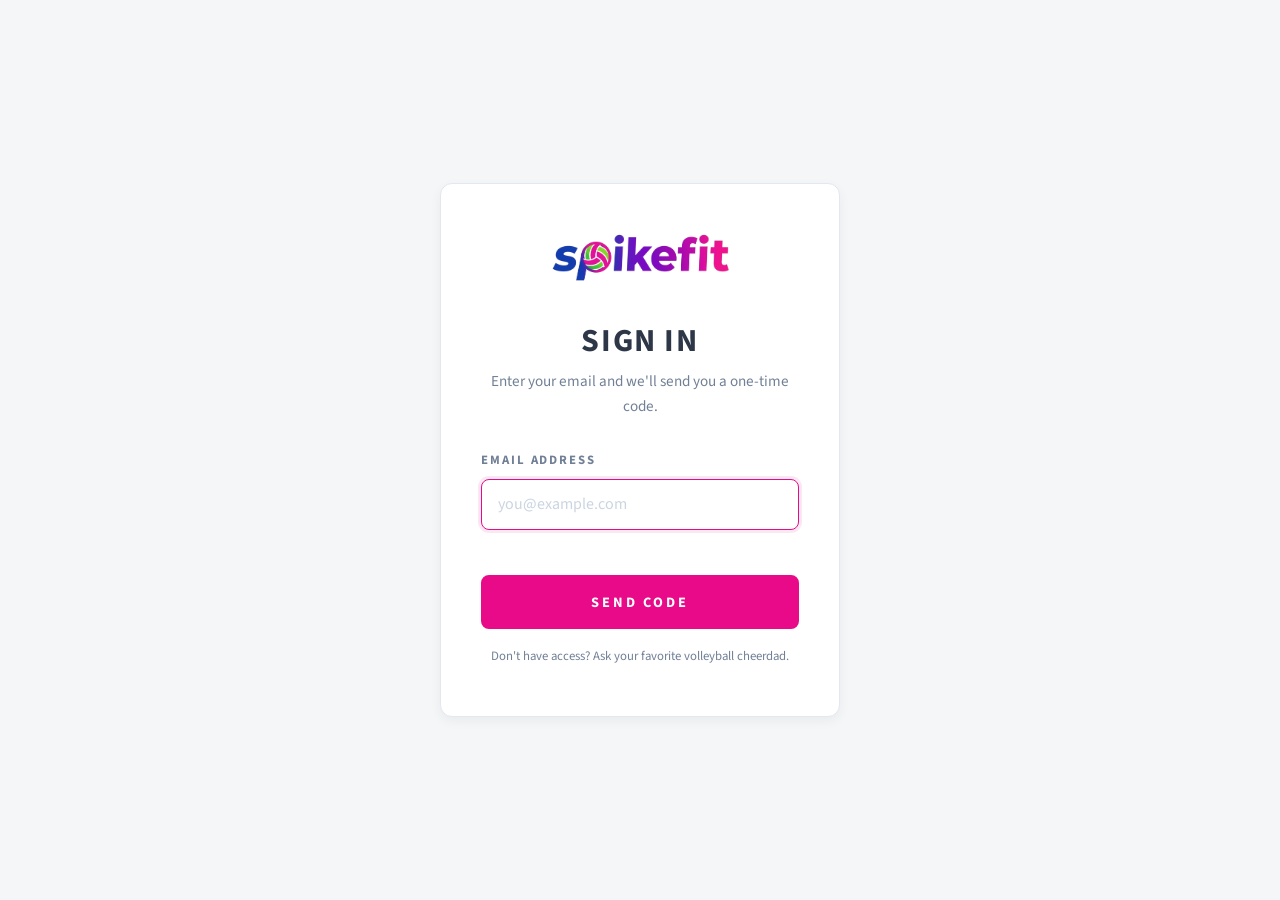
<file: auth.html>
<!DOCTYPE html>
<html lang="en">
<head>
  <meta charset="UTF-8">
  <meta name="viewport" content="width=device-width, initial-scale=1.0, maximum-scale=1.0, user-scalable=no">
  <title>Sign in — SpikeFit</title>
  <link rel="icon" type="image/png" href="favicon.png">
  <link rel="apple-touch-icon" href="favicon.png">
  <link rel="stylesheet" href="/fonts/fonts.css">
  <!-- Modular CSS Architecture -->
  <link rel="stylesheet" href="css/base.css">
  <link rel="stylesheet" href="css/layout.css">
  <link rel="stylesheet" href="css/components/nav.css">
  <link rel="stylesheet" href="css/components/buttons.css">
  <link rel="stylesheet" href="css/components/forms.css">
  <link rel="stylesheet" href="css/components/cards.css">
  <link rel="stylesheet" href="css/components/modals.css">
  <link rel="stylesheet" href="css/components/calendar.css">
  <link rel="stylesheet" href="css/components/splash.css">
  <script src="js/auth.js" defer></script>
</head>
<body class="auth-body">
<div class="card">

  <!-- Step 1: Email -->
  <div id="step-email" class="step">
    <img
      src="logo.png"
      alt="SpikeFit"
      class="logo"
    >
    <h1>Sign In</h1>
    <p class="subtitle">Enter your email and we'll send you a one-time code.</p>

    <label for="email-input">Email address</label>
    <input
      type="email"
      id="email-input"
      placeholder="you@example.com"
      autocomplete="email"
      autofocus
    >
    <div class="error" id="email-error"></div>
    <button class="btn" id="email-btn">Send Code</button>
    <p style="margin-top: 1.25em; font-size: 0.8em; color: var(--text-muted);">Don't have access? Ask your favorite volleyball cheerdad.</p>
  </div>

  <!-- Step 2: OTP -->
  <div id="step-otp" class="step" style="display:none">
    <img
      src="logo.png"
      alt="SpikeFit"
      class="logo"
    >
    <h1>Check Your Email</h1>
    <p class="subtitle" id="otp-subtitle">We sent a 6-digit code to your email.</p>

    <label for="otp-input">One-time code</label>
    <input
      type="text"
      id="otp-input"
      placeholder="000000"
      maxlength="6"
      inputmode="numeric"
      autocomplete="one-time-code"
    >
    <p class="hint">Code expires in 10 minutes.</p>
    <div class="error" id="otp-error"></div>
    <button class="btn" id="otp-btn">Verify Code</button>
    <button class="btn btn-ghost" id="goback-btn">← Use a different email</button>
  </div>

  <!-- Step 3: Success -->
  <div id="step-success" class="step" style="display:none">
    <div class="success-icon">✓</div>
    <h1>You're In</h1>
    <p class="subtitle">Redirecting you to your workout…</p>
  </div>

</div>
</body>
</html>
</file>
<file: fonts/fonts.css>
@font-face {
  font-family: 'Source Sans 3';
  src: url('/fonts/source-sans-3-v19-latin-300.woff2') format('woff2');
  font-weight: 300;
  font-style: normal;
  font-display: swap;
}
 
@font-face {
  font-family: 'Source Sans 3';
  src: url('/fonts/source-sans-3-v19-latin-regular.woff2') format('woff2');
  font-weight: 400;
  font-style: normal;
  font-display: swap;
}
 
@font-face {
  font-family: 'Source Sans 3';
  src: url('/fonts/source-sans-3-v19-latin-600.woff2') format('woff2');
  font-weight: 600;
  font-style: normal;
  font-display: swap;
}
 
@font-face {
  font-family: 'Source Sans 3';
  src: url('/fonts/source-sans-3-v19-latin-700.woff2') format('woff2');
  font-weight: 700;
  font-style: normal;
  font-display: swap;
}
</file>
<file: css/base.css>
/* css/base.css - Variables, typography, and global resets */

:root {
    --bg-body: #f4f6f8;
    --bg-panel: #ffffff;
    --text-main: #2d3748;
    --text-muted: #718096;
    --accent: #e80a89; 
    --accent-hover: #c90875;
    --accent-light: #fce8f3;
    --border: #e2e8f0;
    --radius-sm: 8px;
    --radius-md: 12px;
    --radius-lg: 16px;
    --shadow-sm: 0 2px 4px rgba(0,0,0,0.02);
    --shadow-md: 0 4px 12px rgba(0,0,0,0.05);
    --shadow-hover: 0 10px 25px rgba(232, 10, 137, 0.15);
    --shadow-lg: 0 20px 25px -5px rgba(232, 10, 137, 0.1);
}

*, *::before, *::after { 
    box-sizing: border-box; 
    margin: 0; 
    padding: 0; 
}

body { 
    background-color: var(--bg-body); 
    color: var(--text-muted); 
    font-family: 'Source Sans 3', Helvetica, sans-serif;
    font-weight: 400;
    line-height: 1.75; 
    min-height: 100vh;
}

/* Typography */
h1, h2, h3 { 
    color: var(--text-main); 
    font-weight: 700; 
    letter-spacing: 0.05em; 
    text-transform: uppercase;
}

.subtitle {
    font-size: 0.95em;
    color: var(--text-muted);
    line-height: 1.6;
    margin-bottom: 2em;
}

.subtitle strong {
    color: var(--accent);
    font-weight: 600;
}

.hint {
    font-size: 0.8em;
    color: var(--text-muted);
    margin-top: 0.5em;
    text-align: left;
}

/* Utility Animations */
.step { animation: fadeUp 0.25s cubic-bezier(0.16,1,0.3,1); }

@keyframes fadeUp {
    from { opacity: 0; transform: translateY(10px); }
    to   { opacity: 1; transform: none; }
}

@keyframes fadeIn {
    from { opacity: 0; transform: translateY(15px); }
    to { opacity: 1; transform: translateY(0); }
}

/* --- Landing Page Utility Animations --- */
.animate-up {
    animation: fadeUpLanding 0.8s cubic-bezier(0.16, 1, 0.3, 1) forwards;
    opacity: 0;
}
.delay-1 { animation-delay: 0.1s; }
.delay-2 { animation-delay: 0.2s; }
.delay-3 { animation-delay: 0.3s; }

@keyframes fadeUpLanding {
    from { opacity: 0; transform: translateY(20px); }
    to { opacity: 1; transform: translateY(0); }
}
</file>
<file: css/layout.css>
/* css/layout.css - App wrappers, main structural grids, and footers */

/* --- Auth Page Layout --- */
.auth-body {
    display: flex;
    align-items: center;
    justify-content: center;
    padding: 24px;
}

.logo {
    width: 180px;
    height: auto;
    display: block;
    margin: 0 auto 2em;
}

/* --- Main App Layout --- */
#wrapper {
    display: flex;
    flex-direction: row;
    min-height: 100vh;
}

#header {
    width: 30%;
    background: var(--bg-panel);
    padding: 4em 3em;
    border-right: solid 1px var(--border);
    display: flex;
    flex-direction: column;
    justify-content: flex-start;
    position: sticky;
    top: 0;
    height: 100vh;
    overflow-y: auto;
    box-shadow: 2px 0 15px rgba(0,0,0,0.02);
    z-index: 10;
}

#header h1 { margin-bottom: 0.25em; }
.header-logo { width: 100%; max-width: 220px; height: auto; display: block; }
#header p {
    color: var(--accent);
    font-size: 0.9em;
    font-weight: 600;
    letter-spacing: 0.15em;
    text-transform: uppercase;
    margin-bottom: 3em;
}

#main {
    width: 70%;
    padding: 4em 5em;
    display: flex;
    flex-direction: column;
}

.container { display: none; max-width: 800px; margin: 0 auto; width: 100%; flex: 1; }
.container.active { display: block; animation: fadeIn 0.4s cubic-bezier(0.16, 1, 0.3, 1); }

.workout-section { margin-bottom: 3.5em; }
.workout-section h2, #calendar h2 {
    font-size: 1.1em;
    color: var(--text-muted);
    border-bottom: none;
    padding-bottom: 0;
    margin-bottom: 1.5em;
    display: flex;
    align-items: center;
}
.workout-section h2::after {
    content: '';
    flex: 1;
    height: 1px;
    background: var(--border);
    margin-left: 1em;
}

/* --- Footer --- */
#site-footer {
    margin-top: auto;
    padding-top: 3em;
    border-top: solid 1px var(--border);
    text-align: center;
    color: var(--text-muted);
    font-size: 0.85em;
    display: flex;
    flex-direction: column;
    align-items: center;
    gap: 1em;
    width: 100%;
    max-width: 800px;
    align-self: center;
}

.footer-links { display: flex; gap: 1.5em; align-items: center; justify-content: center; flex-wrap: wrap; }
.footer-links a { color: var(--text-muted); text-decoration: none; font-weight: 600; text-transform: uppercase; letter-spacing: 0.1em; transition: color 0.2s ease; font-size: 0.9em; }
.footer-links a:hover { color: var(--accent); }
.footer-links .separator { color: var(--border); }

/* --- Responsive Layout --- */
@media screen and (max-width: 980px) {
    #wrapper { flex-direction: column; padding-bottom: 85px; }
    #header { 
        width: 100%; 
        height: auto; 
        position: relative; 
        padding: 2em 1.5em; 
        border-right: none; 
        border-bottom: solid 1px var(--border); 
        text-align: center; 
    }
    .header-logo { margin: 0 auto; }
    #header p { margin-bottom: 0; }
    #main { width: 100%; padding: 3em 1.5em; }
}

@media screen and (max-width: 480px) {
    #main { padding: 2em 1em; }
    .footer-links { flex-direction: column; gap: 0.8em; }
    .footer-links .separator { display: none; }
}

/* --- Landing Page Layout --- */
.landing-header {
    position: fixed; top: 1.5rem; left: 50%; transform: translateX(-50%); width: 90%; max-width: 1000px;
    background: rgba(255, 255, 255, 0.85); backdrop-filter: blur(12px); -webkit-backdrop-filter: blur(12px);
    border: 1px solid rgba(226, 232, 240, 0.8); border-radius: 100px; padding: 0.75rem 1.5rem;
    
    /* These two lines bring the button over next to the logo */
    display: flex; justify-content: flex-start; gap: 1.5rem; 
    
    align-items: center; z-index: 1000; box-shadow: var(--shadow-sm);
}
.nav-logo img { height: 28px; width: auto; display: block; }
.nav-actions { display: flex; gap: 1rem; align-items: center; }

.hero {
    padding: 10rem 1.5rem 6rem; text-align: center; max-width: 800px; margin: 0 auto;
    display: flex; flex-direction: column; align-items: center;
}
.hero h1 { color: var(--text-main); font-size: clamp(2.5rem, 5vw, 4rem); font-weight: 800; line-height: 1.1; letter-spacing: -0.02em; margin-bottom: 1.5rem; text-transform: none;}
.hero h1 span { color: var(--accent); }
.hero p { font-size: clamp(1.1rem, 2vw, 1.25rem); color: var(--text-muted); max-width: 600px; margin-bottom: 2.5rem; }
.hero-ctas { display: flex; gap: 1rem; justify-content: center; }

.features { max-width: 1100px; margin: 4rem auto 8rem; padding: 0 1.5rem; }
.section-header { text-align: center; margin-bottom: 3rem; }
.section-header h2 { font-size: 2rem; color: var(--text-main); font-weight: 800; text-transform: none; letter-spacing: normal;}

.bento-grid { display: grid; grid-template-columns: repeat(12, 1fr); gap: 1.5rem; }
.card-large { grid-column: span 8; }
.card-small { grid-column: span 4; }

.landing-footer { border-top: 1px solid var(--border); padding: 4rem 1.5rem; text-align: center; }

/* Landing Page Responsive */
@media (max-width: 900px) {
    .card-large, .card-small { grid-column: span 12; }
}
@media (max-width: 480px) {
    .hero-ctas { flex-direction: column; width: 100%; }
    .hero-ctas a { width: 100%; text-align: center; }
    .nav-actions .btn-ghost { display: none; }
}
</file>
<file: css/components/nav.css>
/* css/components/nav.css - Sidebar and bottom mobile navigation */

.nav {
    display: flex;
    flex-direction: column;
    gap: 0.75em;
}

.nav button {
    appearance: none; background: transparent; border: solid 2px transparent;
    border-radius: var(--radius-sm); color: var(--text-muted); cursor: pointer;
    font-family: 'Source Sans 3', sans-serif; font-size: 0.85em; font-weight: 700;
    letter-spacing: 0.2em; padding: 1.25em 2em; text-align: center; text-decoration: none;
    text-transform: uppercase; transition: all 0.2s ease-in-out; width: 100%;
    display: flex; align-items: center; justify-content: flex-start; gap: 1em;
}

.nav button svg { width: 20px; height: 20px; flex-shrink: 0; }
.nav button:hover { background: var(--bg-body); color: var(--text-main); }
.nav button.active { background: var(--bg-panel); border-color: var(--accent); color: var(--accent); box-shadow: var(--shadow-sm); }

@media screen and (max-width: 980px) {
    .nav { 
        flex-direction: row; position: fixed; bottom: 0; left: 0; width: 100%;
        background: var(--bg-panel); border-top: 1px solid var(--border); box-shadow: 0 -4px 15px rgba(0,0,0,0.05);
        z-index: 1000; gap: 0; padding-bottom: env(safe-area-inset-bottom); justify-content: space-around;
    }
    .nav button { 
        width: 25%; padding: 0.8em 0.2em calc(0.8em + env(safe-area-inset-bottom)); border-radius: 0;
        border: none; border-top: 3px solid transparent; font-size: 0.65em; height: auto;
        flex-direction: column; align-items: center; justify-content: center; gap: 0.4em;
    }
    .nav button svg { width: 22px; height: 22px; stroke-width: 2px; }
    .nav button.active { background: transparent; border-top-color: var(--accent); color: var(--accent); box-shadow: none; }
}
</file>
<file: css/components/buttons.css>
/* css/components/buttons.css - All button variants and toggles */

/* Base & Auth Buttons */
.btn {
    appearance: none; display: block; width: 100%; margin-top: 1.25em; padding: 1em; 
    background: var(--accent); border: 2px solid var(--accent); border-radius: var(--radius-sm); 
    color: #ffffff; font-family: 'Source Sans 3', Helvetica, sans-serif; font-size: 0.9em; 
    font-weight: 700; letter-spacing: 0.2em; text-transform: uppercase; cursor: pointer; 
    transition: background 0.2s, border-color 0.2s, transform 0.1s;
}
.btn:hover:not(:disabled) { background: var(--accent-hover); border-color: var(--accent-hover); box-shadow: var(--shadow-hover); }
.btn:active:not(:disabled) { transform: scale(0.99); }
.btn:disabled { opacity: 0.45; cursor: not-allowed; }

.btn.loading { color: transparent; position: relative; }
.btn.loading::after {
    content: ''; position: absolute; top: 50%; left: 50%; width: 18px; height: 18px; margin: -9px 0 0 -9px;
    border: 2px solid rgba(255,255,255,0.4); border-top-color: white; border-radius: 50%; animation: spin 0.6s linear infinite;
}
@keyframes spin { to { transform: rotate(360deg); } }

.btn-ghost { background: transparent; border-color: var(--border); color: var(--text-muted); margin-top: 0.75em; }
.btn-ghost:hover:not(:disabled) { border-color: var(--text-main); color: var(--text-main); background: transparent; box-shadow: none; }

/* Main App Action Buttons */
.btn-reset {
    display: block; width: 100%; appearance: none; background: transparent; border: solid 2px var(--border);
    border-radius: var(--radius-sm); color: var(--text-main); cursor: pointer; font-family: 'Source Sans 3', sans-serif;
    font-size: 0.9em; font-weight: 700; letter-spacing: 0.2em; padding: 1.25em; text-align: center;
    text-transform: uppercase; transition: all 0.2s ease; margin-top: 3em;
}
.btn-reset:hover { border-color: var(--accent); color: var(--accent); }

.btn-start { background: var(--accent); color: #ffffff; border-color: var(--accent); margin-top: 0; box-shadow: var(--shadow-md);}
.btn-start:hover { background: var(--accent-hover); border-color: var(--accent-hover); color: #ffffff; }
.btn-start.started { background: var(--text-main); border-color: var(--text-main); cursor: default; box-shadow: none; }
.btn-start.started:hover { background: var(--text-main); border-color: var(--text-main); color: #ffffff; }

.btn-complete { background: var(--accent); color: #ffffff; border-color: var(--accent); margin-top: 3em; margin-bottom: 1em; box-shadow: var(--shadow-md);}
.btn-complete:hover:not(:disabled) { background: var(--accent-hover); border-color: var(--accent-hover); color: #ffffff; box-shadow: var(--shadow-hover); transform: translateY(-1px);}
.btn-complete:disabled { background: var(--border); color: var(--text-muted); border-color: var(--border); cursor: not-allowed; box-shadow: none; transform: none; }

/* Modal specific buttons */
.btn-share { background: var(--accent); color: white; border-color: var(--accent); margin-bottom: 1em; width: 100%; margin-top: 0; padding: 1.25em;}
.btn-share:hover { background: var(--accent-hover); border-color: var(--accent-hover); color: white;}
.btn-close-modal { background: transparent; color: var(--text-muted); border-color: var(--text-muted); width: 100%; padding: 1em; margin-top: 0; }
.btn-close-modal:hover { border-color: var(--text-main); color: var(--text-main); }
.btn-agree { flex-shrink: 0; appearance: none; border: none; border-radius: var(--radius-sm); background: var(--text-main); color: #ffffff; margin-top: 0.5em; width: 100%; padding: 1.25em; font-size: 1em; font-weight: 700; letter-spacing: 0.15em; text-transform: uppercase; cursor: pointer; transition: all 0.2s ease;}
.btn-agree:hover { background: var(--text-muted); }

/* iOS-style Segmented Control (Level Toggle) */
.level-toggle { 
    display: flex; margin-bottom: 2em; background: #e2e8f0; border-radius: var(--radius-lg); padding: 0.3em; position: relative;
}
.level-toggle button { 
    flex: 1; padding: 1em 0.5em; border: none; background: transparent; border-radius: var(--radius-md);
    font-family: 'Source Sans 3', sans-serif; font-weight: 700; text-transform: uppercase; letter-spacing: 0.05em; 
    font-size: 0.8em; cursor: pointer; transition: all 0.3s cubic-bezier(0.16, 1, 0.3, 1); color: var(--text-muted); z-index: 2;
}
.level-toggle button:hover { color: var(--text-main); }
.level-toggle button.active { background: #ffffff; color: var(--accent); box-shadow: var(--shadow-md); }

/* Video Links */
.video-link {
    display: inline-flex; align-items: center; font-size: 0.75em; color: var(--text-main); text-decoration: none;
    font-weight: 700; text-transform: uppercase; letter-spacing: 0.1em; background: var(--bg-body); 
    padding: 0.5em 1.2em; border-radius: 20px; transition: all 0.2s;
}
.video-link:hover { background: var(--border); color: var(--text-main); }
.video-link::before { content: '▶'; margin-right: 0.6em; color: var(--accent); font-size: 0.9em; }

@media screen and (max-width: 480px) {
    .level-toggle { flex-direction: column; border-radius: var(--radius-md); padding: 0.5em;}
    .level-toggle button { margin-bottom: 0.25em; }
}

/* --- Landing Page Buttons & Badges --- */
.pill-badge {
    background: var(--accent-light); color: var(--accent); padding: 0.5rem 1rem;
    border-radius: 100px; font-size: 0.8rem; font-weight: 700;
    letter-spacing: 0.1em; text-transform: uppercase; margin-bottom: 2rem;
    display: inline-block;
}

/* New, dedicated landing page ghost link */
.nav-ghost {
    color: var(--text-main); text-decoration: none;
    font-weight: 600; font-size: 0.9rem; transition: color 0.2s;
    margin: 0; padding: 0.6rem 0; line-height: 1.2;
}
.nav-ghost:hover {
    color: var(--accent);
}

/* Updated buttons with inline-flex and locked line-height */
.btn-primary {
    background: var(--accent); color: white; text-decoration: none;
    padding: 0.6rem 1.25rem; border-radius: 100px; font-weight: 700;
    font-size: 0.9rem; transition: all 0.2s ease; box-shadow: 0 4px 10px rgba(232, 10, 137, 0.2);
    
    /* These three lines fix the vertical text clipping */
    display: inline-flex; align-items: center; justify-content: center;
    line-height: normal; margin: 0; box-sizing: border-box;
}
.btn-primary:hover {
    background: var(--accent-hover); transform: translateY(-2px); box-shadow: var(--shadow-lg); color: white;
}

.btn-outline {
    background: transparent; color: var(--text-main); border: 2px solid var(--border);
    text-decoration: none; padding: 0.8rem 1.5rem; border-radius: 100px;
    font-weight: 700; transition: all 0.2s ease; 
    display: inline-flex; align-items: center; justify-content: center; 
    line-height: 1.2; margin: 0;
}
.btn-outline:hover {
    border-color: var(--text-main); background: var(--bg-panel); color: var(--text-main);
}

.hero-btn { padding: 0.8rem 2rem; font-size: 1rem; }
</file>
<file: css/components/forms.css>
/* css/components/forms.css - Inputs, checkboxes, and labels */

label {
    display: block; text-align: left; font-size: 0.8em; font-weight: 700;
    letter-spacing: 0.15em; text-transform: uppercase; color: var(--text-muted); margin-bottom: 8px;
}

input[type="text"], input[type="email"] {
    width: 100%; background: var(--bg-body); border: 1px solid var(--border);
    border-radius: var(--radius-sm); color: var(--text-main); font-family: 'Source Sans 3', Helvetica, sans-serif;
    font-size: 1em; padding: 0.85em 1em; outline: none; transition: border-color 0.2s, box-shadow 0.2s; -webkit-appearance: none;
}
input[type="text"]:focus, input[type="email"]:focus {
    border-color: var(--accent); box-shadow: 0 0 0 3px var(--accent-light); background: var(--bg-panel);
}
input::placeholder { color: #cbd5e0; }

input#otp-input { font-size: 2em; font-weight: 700; letter-spacing: 0.35em; text-align: center; color: var(--text-main); padding: 0.6em 0.5em; }

.error { margin-top: 0.75em; font-size: 0.875em; color: #e53e3e; min-height: 1.2em; text-align: left; }

/* Custom Checkbox */
.checkbox-container { margin-right: 1.5em; padding-top: 0.1em; }
        
input[type="checkbox"] {
    appearance: none; width: 1.75em; height: 1.75em; border: 2px solid #cbd5e0;
    border-radius: 6px; outline: none; cursor: pointer; position: relative; transition: all 0.2s ease; background: #ffffff;
}
input[type="checkbox"]:hover:not(:disabled) { border-color: var(--accent); }
input[type="checkbox"]:checked { background-color: var(--accent); border-color: var(--accent); animation: popIn 0.3s cubic-bezier(0.16, 1, 0.3, 1); }
input[type="checkbox"]:disabled { background-color: #f0f4f8; border-color: #cbd5e0; cursor: not-allowed; opacity: 0.6; }

@keyframes popIn {
    0% { transform: scale(0.8); }
    50% { transform: scale(1.1); }
    100% { transform: scale(1); }
}

input[type="checkbox"]:checked::after {
    content: '✔'; color: white; position: absolute; top: 50%; left: 50%; transform: translate(-50%, -50%); font-size: 1em;
}
</file>
<file: css/components/cards.css>
/* css/components/cards.css - Reusable card patterns */

/* Auth & Centered Content Cards */
.card {
    background: var(--bg-panel); border: 1px solid var(--border); border-radius: var(--radius-md);
    box-shadow: var(--shadow-md); padding: 3em 2.5em; width: 100%; max-width: 400px; text-align: center;
}

/* Exercise Action Cards */
.exercise-card {
    background: var(--bg-panel); border: solid 1px var(--border); border-radius: var(--radius-md);
    padding: 1.75em; margin-bottom: 1em; display: flex; align-items: flex-start;
    transition: all 0.2s cubic-bezier(0.16, 1, 0.3, 1); box-shadow: var(--shadow-sm);
    cursor: pointer; position: relative; overflow: hidden;
}
.exercise-card:hover { border-color: var(--accent); box-shadow: var(--shadow-hover); transform: translateY(-2px); }
.exercise-card.disabled { cursor: not-allowed; }

.exercise-card.completed {
    background-color: #f8fafc; opacity: 0.7; border-color: transparent; transform: none; box-shadow: none;
}
.exercise-card.completed::before {
    content: ''; position: absolute; left: 0; top: 0; bottom: 0; width: 4px; background-color: #4CAF50;
}
.exercise-card.completed .title { text-decoration: line-through; color: var(--text-muted); }

.exercise-info { flex: 1; }
.title { color: var(--text-main); font-weight: 700; font-size: 1.25em; display: block; margin-bottom: 0.25em; letter-spacing: 0.02em;}
.reps { font-size: 0.8em; font-weight: 700; color: var(--accent); margin-bottom: 1em; display: inline-block; text-transform: uppercase; letter-spacing: 0.1em; background: var(--accent-light); padding: 0.3em 0.8em; border-radius: var(--radius-sm);}
.notes { font-size: 1em; margin-bottom: 1em; color: var(--text-muted); }

/* Schedule Calendar Day Card */
.calendar-day {
    background: var(--bg-panel); border: solid 1px var(--border); border-left: solid 4px var(--border);
    padding: 1.5em 2em; border-radius: var(--radius-md); cursor: pointer; transition: all 0.2s ease; box-shadow: var(--shadow-sm);
}
.calendar-day:hover { border-left-color: var(--accent); transform: translateX(4px); box-shadow: var(--shadow-md); }
.calendar-day.today { border-left-color: var(--accent); background: #ffffff; box-shadow: var(--shadow-hover); }

/* Success State Icons (from Auth) */
.success-icon {
    width: 64px; height: 64px; background: var(--accent-light); border-radius: 50%;
    display: flex; align-items: center; justify-content: center; margin: 0 auto 1.5em; font-size: 1.8em;
}

@media screen and (max-width: 480px) {
    .card { padding: 2em 1.5em; }
    .exercise-card { flex-direction: column; position: relative; padding: 1.5em; }
    .checkbox-container { position: absolute; top: 1.5em; right: 1.25em; margin: 0; }
    .title { padding-right: 2.5em; font-size: 1.1em;}
}

/* --- Landing Page Cards --- */
.hero-preview {
    margin-top: 4rem; width: 100%; max-width: 900px; background: var(--bg-panel);
    border: 1px solid var(--border); border-radius: var(--radius-lg); padding: 1rem;
    box-shadow: var(--shadow-lg); position: relative;
}
.hero-preview img { width: 100%; border-radius: var(--radius-md); border: 1px solid var(--border); }

.bento-card {
    background: var(--bg-panel); border: 1px solid var(--border); border-radius: var(--radius-lg);
    padding: 2.5rem; box-shadow: var(--shadow-sm); transition: transform 0.3s ease, box-shadow 0.3s ease;
    position: relative; overflow: hidden;
}
.bento-card:hover { transform: translateY(-5px); box-shadow: var(--shadow-md); border-color: var(--accent-light); }
.bento-card h3 { color: var(--text-main); font-size: 1.25rem; font-weight: 700; margin-bottom: 0.75rem; text-transform: none; letter-spacing: normal;}

.icon-wrapper {
    width: 48px; height: 48px; background: var(--accent-light); color: var(--accent);
    border-radius: 12px; display: flex; align-items: center; justify-content: center; margin-bottom: 1.5rem;
}
.icon-wrapper svg { width: 24px; height: 24px; }
</file>
<file: css/components/modals.css>
/* css/components/modals.css - Dialogs, Toasts, and Overlays */

.modal-overlay { 
    display: none; position: fixed; top: 0; left: 0; width: 100%; height: 100%; 
    background: rgba(0,0,0,0.6); z-index: 1000; align-items: center; justify-content: center; 
    animation: fadeIn 0.3s ease-in-out; backdrop-filter: blur(4px); 
}
.modal-content { 
    background: var(--bg-panel); padding: 3em 2em; border-radius: var(--radius-lg); 
    text-align: center; max-width: 400px; width: 90%; box-shadow: 0 20px 40px rgba(0,0,0,0.2); position: relative; 
}
.modal-content h2 { margin-bottom: 0.5em; color: var(--text-main); }

/* Badges */
.badge-svg { width: 120px; height: 120px; margin: 0 auto 1.5em auto; display: block; filter: drop-shadow(0 10px 15px rgba(232, 10, 137, 0.3));}
.badge-details { background: var(--bg-body); padding: 1.5em; border-radius: var(--radius-sm); margin-bottom: 2em; border: 1px solid var(--border); }
.badge-details p { margin: 0.25em 0; font-weight: 600; color: var(--text-muted); font-size: 0.9em; letter-spacing: 0.05em; text-transform: uppercase;}
.badge-details p span { color: var(--text-main); }

/* Disclaimer Modal Variations */
#disclaimer-modal .modal-content { 
    max-width: 550px; width: calc(100vw - 100px); min-width: 280px; max-height: calc(100vh - 100px); 
    display: flex; flex-direction: column; text-align: left; padding: 2em 1.5em; 
}
#disclaimer-modal h2 { text-align: center; color: var(--accent); margin-bottom: 0.5em; font-size: 1.5em; flex-shrink: 0; }
.scroll-note { text-align: center; color: var(--accent); font-size: 0.85em; font-style: italic; margin-bottom: 1em; flex-shrink: 0; }
.disclaimer-text-scroll { overflow-y: auto; flex-grow: 1; padding-right: 0.5em; border-top: 1px solid var(--border); border-bottom: 1px solid var(--border); margin-bottom: 1em; padding-top: 1em; }
#disclaimer-modal p { font-size: 0.95em; margin-bottom: 1em; color: var(--text-main); line-height: 1.6; }
#disclaimer-modal .strong-disclaimer { font-weight: 700; text-transform: uppercase; font-size: 0.85em; color: var(--text-muted); text-align: center; margin-bottom: 2em; letter-spacing: 0.05em; }

/* --- Toast Notifications --- */
.toast-container {
    position: fixed; bottom: 40px; left: 50%; transform: translateX(-50%) translateY(150px);
    background: var(--bg-panel); border: 2px solid var(--accent); border-radius: var(--radius-lg);
    padding: 1.25em 1.5em; box-shadow: 0 10px 30px rgba(232, 10, 137, 0.2); display: flex;
    align-items: center; gap: 1em; z-index: 2000; opacity: 0; visibility: hidden;
    transition: all 0.5s cubic-bezier(0.16, 1, 0.3, 1); width: 90%; max-width: 400px;
}
.toast-container.show { transform: translateX(-50%) translateY(0); opacity: 1; visibility: visible; }
.toast-icon { font-size: 2.2em; filter: drop-shadow(0 4px 6px rgba(0,0,0,0.1)); }
.toast-content { flex: 1; text-align: left; }
.toast-title { color: var(--text-main); font-weight: 700; font-size: 1.05em; margin-bottom: 0.2em; letter-spacing: 0.02em; text-transform: uppercase; }
.toast-text { color: var(--text-muted); font-size: 0.85em; line-height: 1.4; }
.toast-close { background: none; border: none; color: var(--text-muted); font-size: 1.8em; cursor: pointer; padding: 0; line-height: 1; transition: color 0.2s; }
.toast-close:hover { color: var(--accent); }
</file>
<file: css/components/calendar.css>
/* css/components/calendar.css - Grids, progress bars, tracking components */

/* Calendar Elements */
.month-header { display: flex; justify-content: space-between; align-items: center; margin-bottom: 2em; }
.month-header button { 
    background: var(--bg-panel); border: solid 1px var(--border); padding: 0.75em 1.5em; cursor: pointer; 
    border-radius: var(--radius-sm); font-family: 'Source Sans 3', sans-serif; font-weight: 700; 
    text-transform: uppercase; letter-spacing: 0.1em; font-size: 0.8em; color: var(--text-main); 
    transition: all 0.2s ease; box-shadow: var(--shadow-sm);
}
.month-header button:hover { border-color: var(--accent); color: var(--accent); }
.month-header button:disabled { opacity: 0.4; cursor: not-allowed; border-color: var(--border); color: var(--text-muted); box-shadow: none;}

.month-grid { display: grid; grid-template-columns: repeat(7, 1fr); gap: 0.5em; text-align: center; }
.month-day-header { font-weight: 700; font-size: 0.8em; color: var(--text-muted); text-transform: uppercase; padding-bottom: 0.5em; letter-spacing: 0.1em;}
.month-date { border: solid 1px var(--border); padding: 1.5em 0; border-radius: var(--radius-md); background: var(--bg-panel); font-size: 1.1em; font-weight: 600; color: var(--text-main); }
.month-date.completed { background: linear-gradient(135deg, var(--accent) 0%, var(--accent-hover) 100%); color: #ffffff; border-color: transparent; box-shadow: var(--shadow-md); }
.month-date.empty { background: transparent; border: none; }

/* Workout Progress Bar */
.progress-container {
    width: 100%; background-color: var(--border); border-radius: 20px; height: 8px;
    margin: 1.5em 0 2.5em 0; overflow: hidden; display: none;
}
.progress-bar {
    height: 100%; background: linear-gradient(90deg, var(--accent), #ff66ba); width: 0%;
    border-radius: 20px; transition: width 0.4s cubic-bezier(0.16, 1, 0.3, 1);
}

@media screen and (max-width: 480px) {
    .month-grid { gap: 0.25em; }
    .month-date { padding: 1em 0; font-size: 0.9em; }
}
</file>
<file: css/components/splash.css>
/* css/components/splash.css - Full screen loading views */

#splash-screen {
    position: fixed; top: 0; left: 0; width: 100%; height: 100%;
    background: linear-gradient(135deg, #ffffff 0%, #f0f4f8 100%); z-index: 9999;
    display: flex; flex-direction: column; align-items: center; justify-content: center;
    transition: opacity 0.6s cubic-bezier(0.16, 1, 0.3, 1), visibility 0.6s;
}

#splash-screen.hidden { opacity: 0; visibility: hidden; }

.splash-logo {
    width: 80%; max-width: 320px; margin-bottom: 3rem;
    animation: pulse 2.5s infinite ease-in-out; filter: drop-shadow(0 10px 15px rgba(232, 10, 137, 0.15));
}

.splash-loader-container {
    width: 60%; max-width: 250px; height: 6px; background: var(--border);
    border-radius: 10px; overflow: hidden; position: relative; box-shadow: inset 0 1px 2px rgba(0,0,0,0.1);
}

.splash-loader-bar {
    height: 100%; background: linear-gradient(90deg, var(--accent), #ff66ba, var(--accent));
    background-size: 200% 100%; width: 0%; border-radius: 10px; animation: shimmer 1.5s infinite linear;
}

.splash-text {
    margin-top: 1.5rem; font-size: 0.85rem; font-weight: 700; color: var(--text-muted);
    letter-spacing: 0.15em; text-transform: uppercase;
}

@keyframes pulse {
    0% { transform: scale(1); opacity: 1; }
    50% { transform: scale(1.03); opacity: 0.9; }
    100% { transform: scale(1); opacity: 1; }
}

@keyframes shimmer {
    0% { background-position: 100% 0; }
    100% { background-position: -100% 0; }
}
</file>
